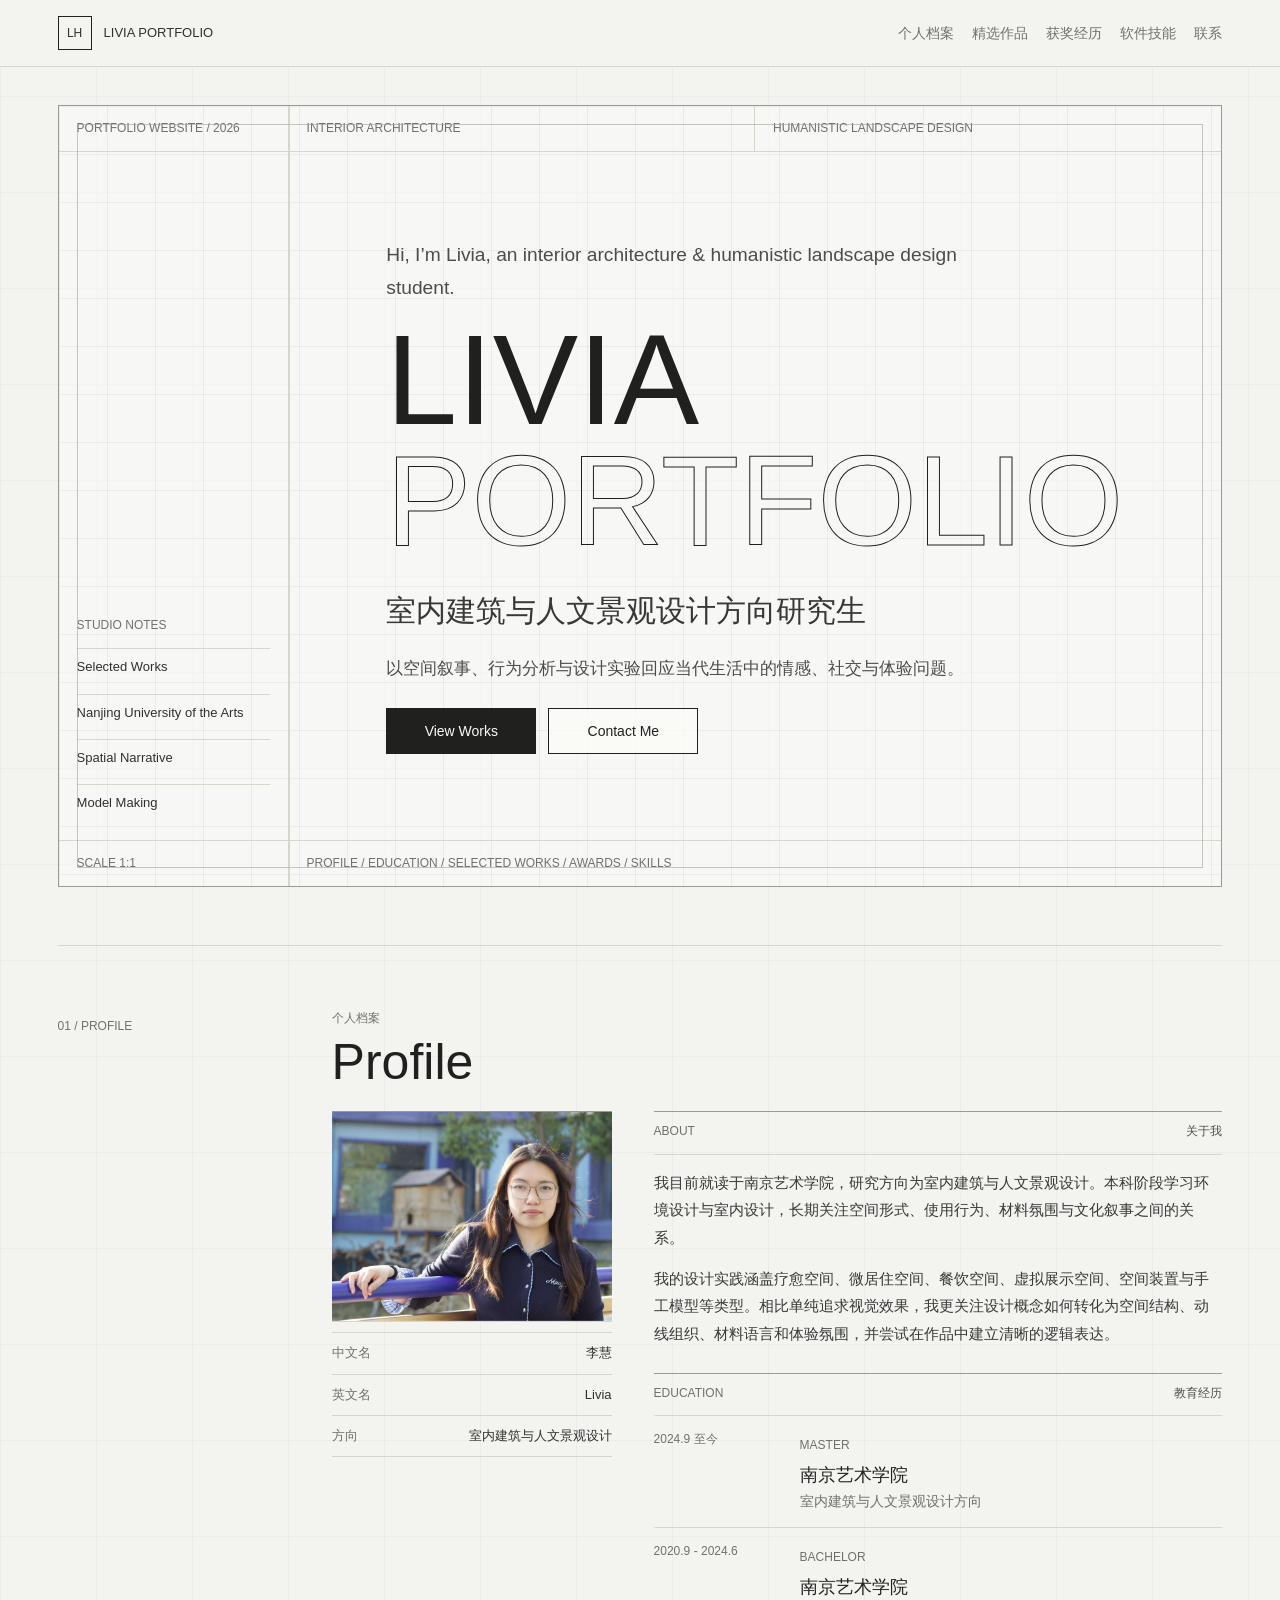
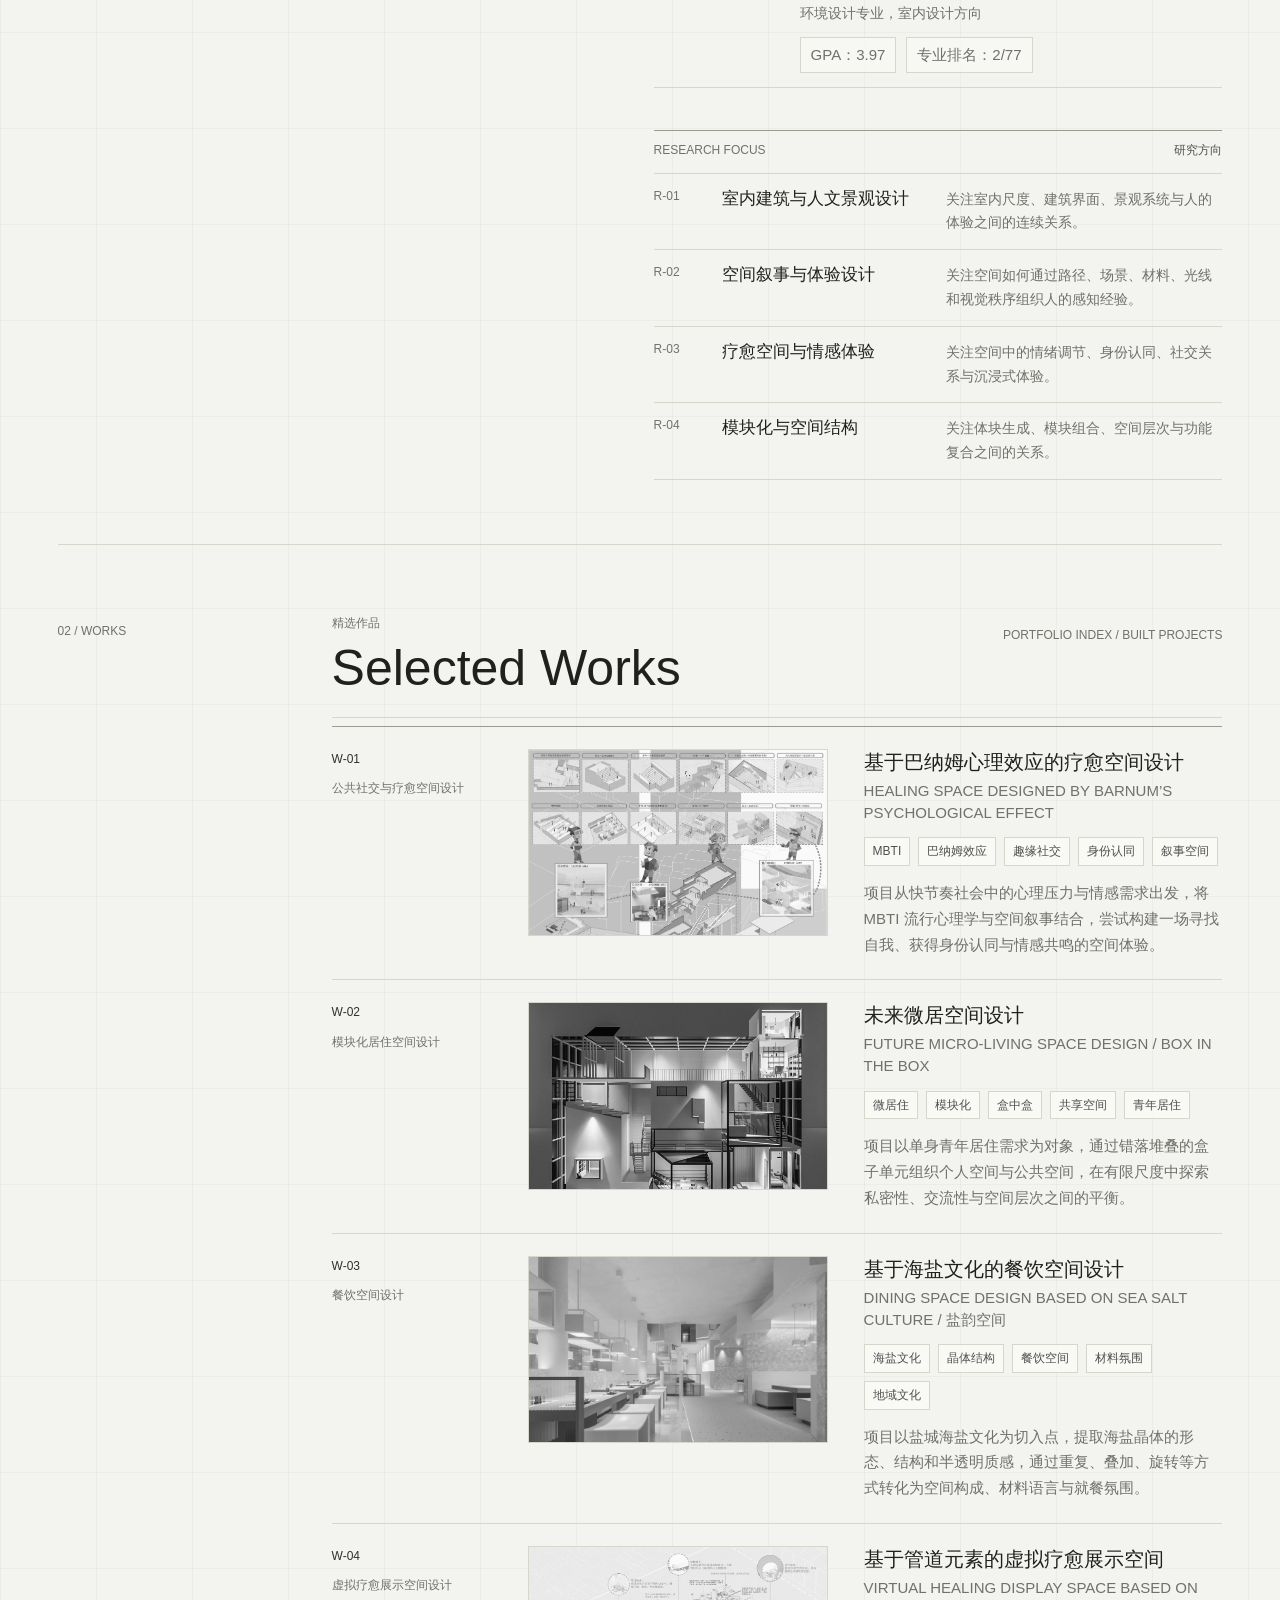
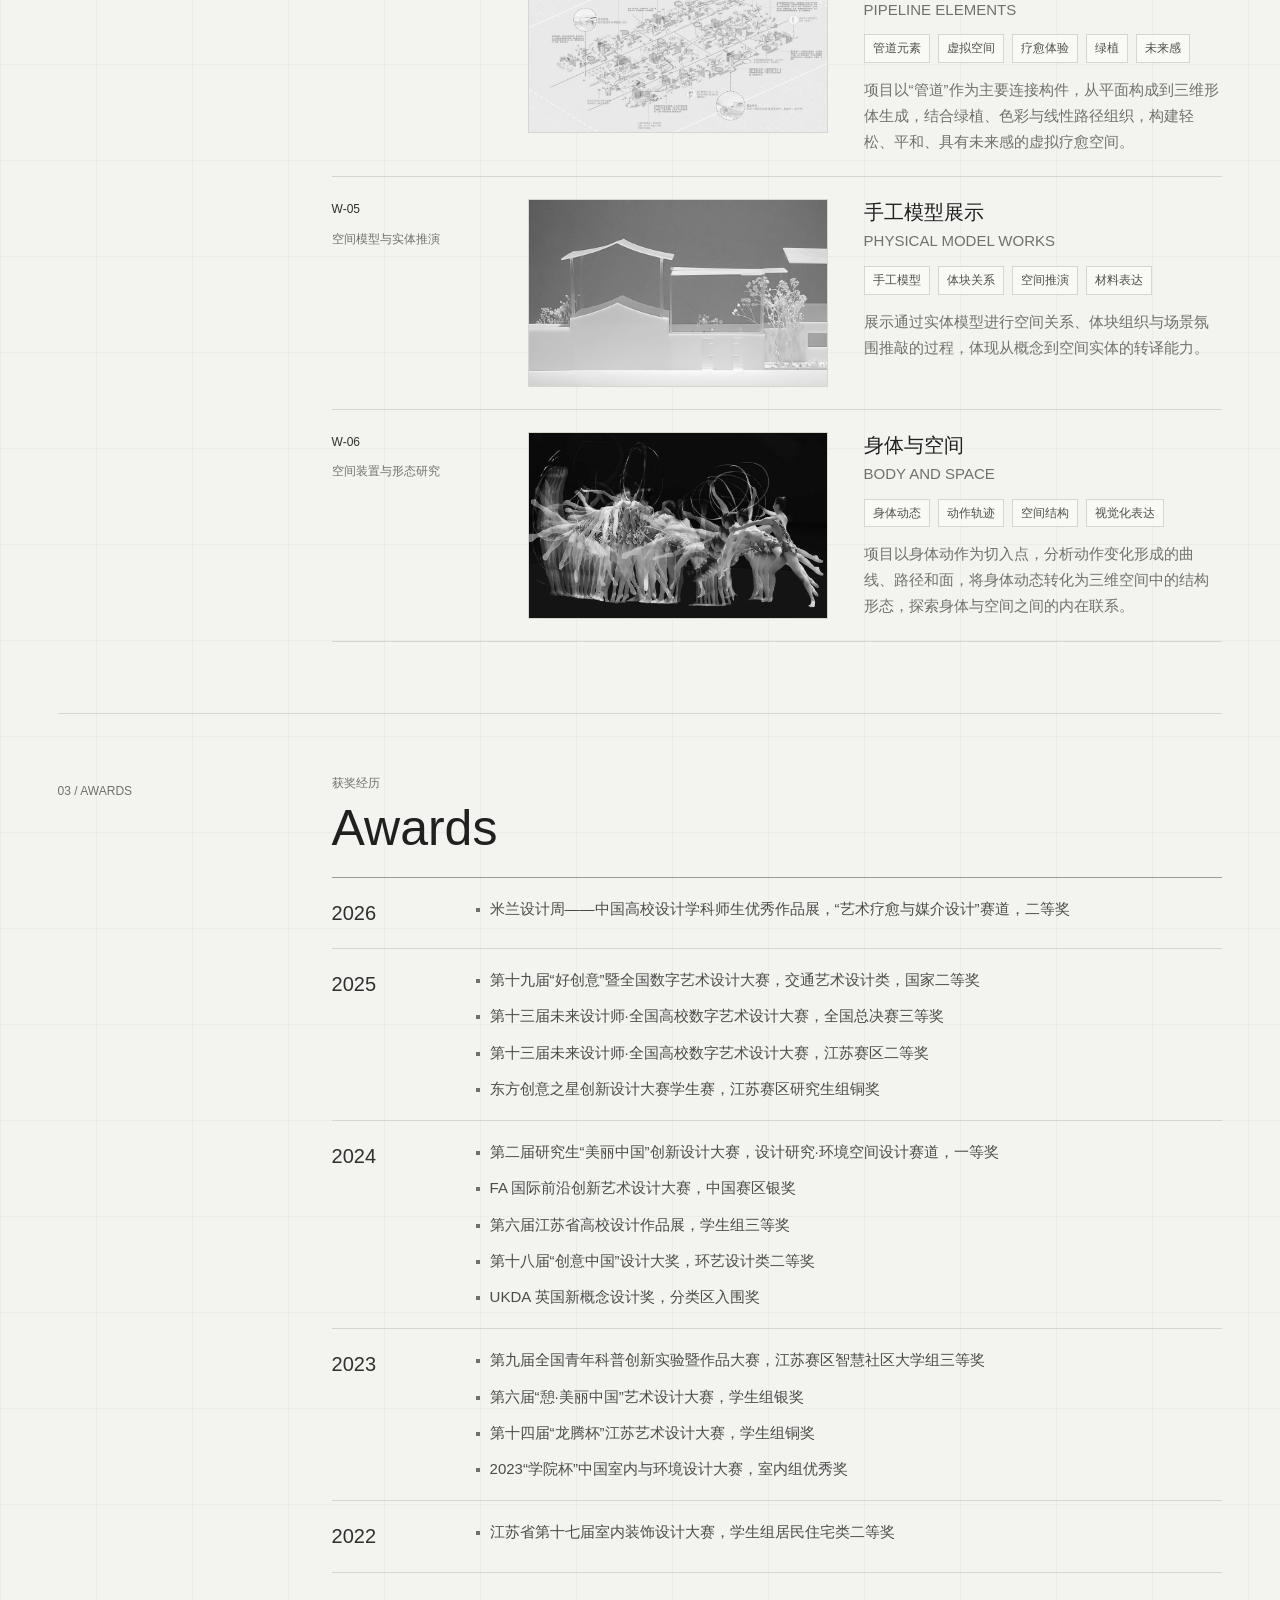
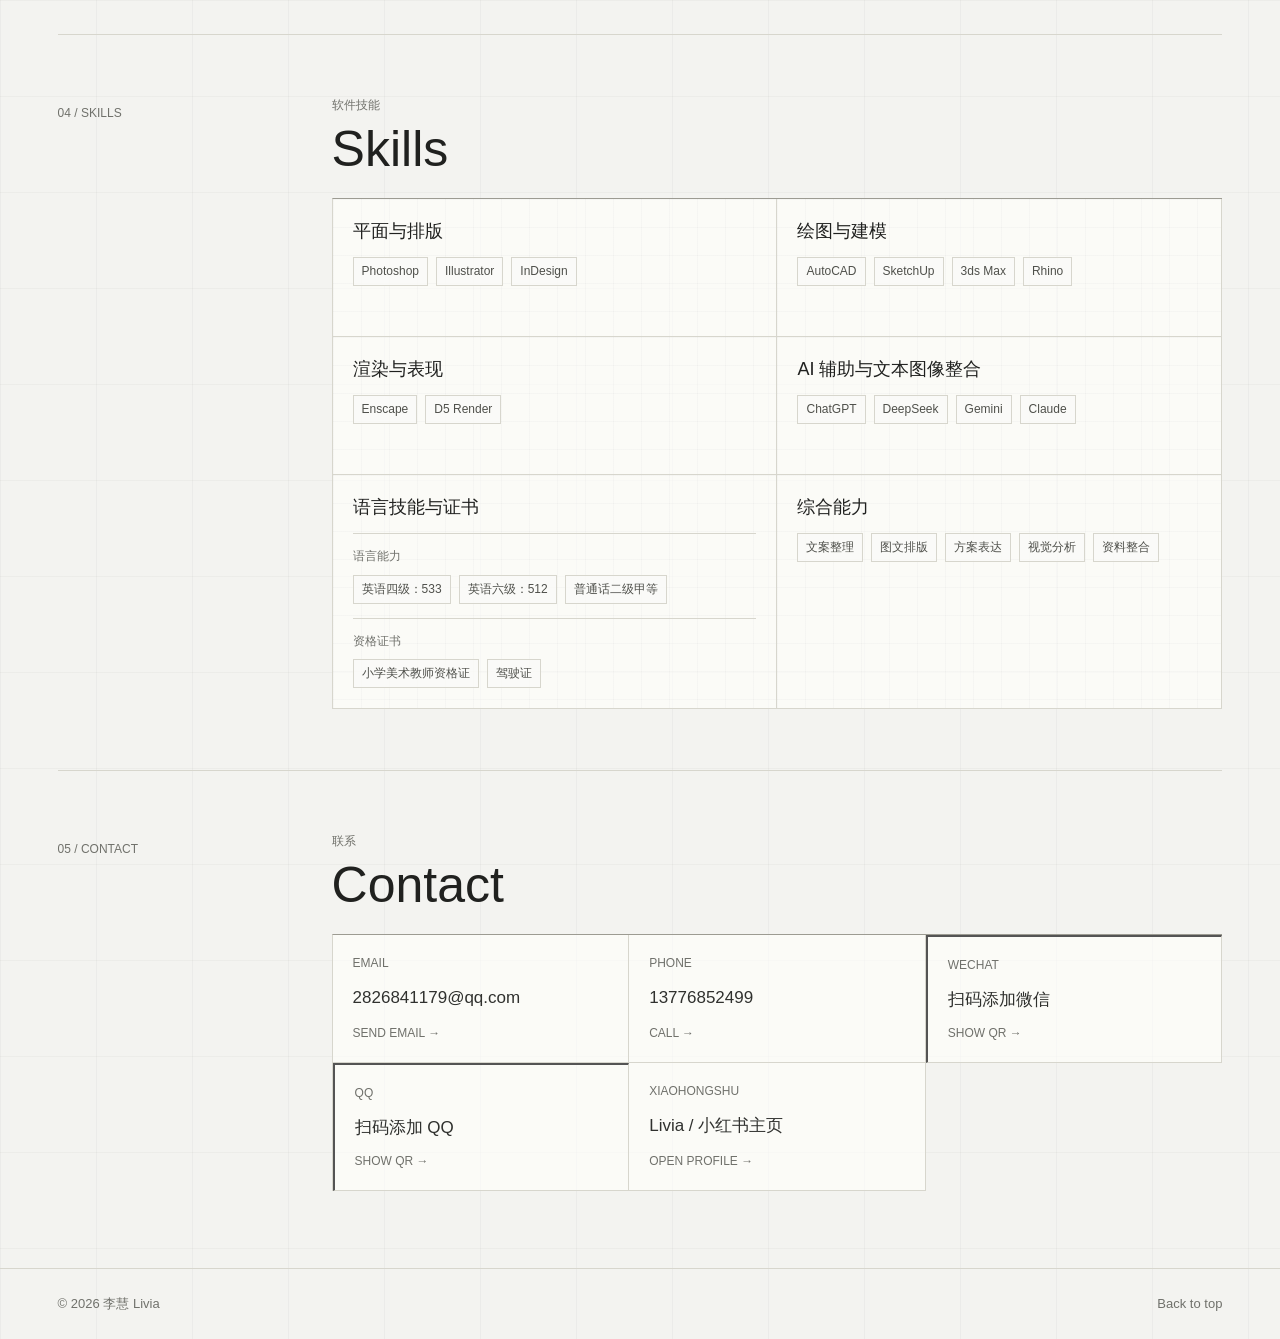
<file: index.html>
﻿<!DOCTYPE html>
<html lang="zh-CN">
<head>
  <meta charset="UTF-8">
  <meta name="viewport" content="width=device-width, initial-scale=1.0">
  <title>李慧 / Livia Portfolio Website</title>
  <meta name="description" content="李慧 / Livia 的个人作品集网站，展示个人简介、教育经历、研究方向、精选作品、获奖经历、软件技能与联系方式。">
  <link rel="icon" href="favicon.svg" type="image/svg+xml">
  <link rel="stylesheet" href="style.css">
</head>
<body>
  <!-- 顶部导航：保留克制的作品集导航，手机端折叠显示 -->
  <header class="site-header">
    <a class="brand" href="#home" aria-label="返回首页">
      <span class="brand-mark">LH</span>
      <span>Livia Portfolio</span>
    </a>

    <button class="nav-toggle" type="button" aria-expanded="false" aria-controls="site-nav" aria-label="打开导航">
      <span></span>
      <span></span>
      <span></span>
    </button>

    <nav class="site-nav" id="site-nav">
      <a href="#profile">个人档案</a>
      <a href="#works">精选作品</a>
      <a href="#awards">获奖经历</a>
      <a href="#skills">软件技能</a>
      <a href="#contact">联系</a>
    </nav>
  </header>

  <main>
    <!-- 首页 Hero：以超大文字排版和图纸式标注作为作品集首页主视觉 -->
    <section class="hero" id="home">
      <div class="hero-drawing hero-impact">
        <div class="hero-meta hero-edge-tags">
          <span>Portfolio Website / 2026</span>
          <span>Interior Architecture</span>
          <span>Humanistic Landscape Design</span>
        </div>

        <div class="hero-title-block">
          <p class="hero-intro">Hi, I’m Livia, an interior architecture &amp; humanistic landscape design student.</p>

          <h1 class="hero-display">
            <span>LIVIA</span>
            <span>PORTFOLIO</span>
          </h1>

          <div class="hero-copy">
            <p class="hero-subtitle">室内建筑与人文景观设计方向研究生</p>
            <p class="hero-statement">以空间叙事、行为分析与设计实验回应当代生活中的情感、社交与体验问题。</p>
          </div>

          <div class="hero-actions">
            <a class="hero-button hero-button-primary" href="#works">View Works</a>
            <a class="hero-button hero-button-secondary" href="#contact">Contact Me</a>
          </div>
        </div>

        <div class="hero-plate hero-annotations">
          <span class="plate-label">Studio Notes</span>
          <div class="hero-tags" aria-label="首页信息标签">
            <span>Selected Works</span>
            <span>Nanjing University of the Arts</span>
            <span>Spatial Narrative</span>
            <span>Model Making</span>
          </div>
        </div>

        <div class="hero-note">
          <span>Scale 1:1</span>
          <span>Profile / Education / Selected Works / Awards / Skills</span>
        </div>
      </div>
    </section>

    <section class="content-section section-grid profile-section" id="profile">
      <div class="section-label">01 / Profile</div>
      <div class="section-content">
        <p class="eyebrow">个人档案</p>
        <h2>Profile</h2>

        <!-- Profile：合并关于我、教育经历与研究方向，减少首页开头信息的分散感 -->
        <div class="profile-layout">
          <aside class="profile-panel">
            <figure class="profile-image">
              <img src="assets/images/profile.jpg" alt="李慧 Livia 个人照片">
            </figure>
            <dl class="profile-info">
              <div>
                <dt>中文名</dt>
                <dd>李慧</dd>
              </div>
              <div>
                <dt>英文名</dt>
                <dd>Livia</dd>
              </div>
              <div>
                <dt>方向</dt>
                <dd>室内建筑与人文景观设计</dd>
              </div>
            </dl>
          </aside>

          <div class="profile-main">
            <section class="profile-block">
              <div class="profile-block-heading">
                <span>About</span>
                <span>关于我</span>
              </div>
              <div class="text-block profile-about-text">
                <p>
                  我目前就读于南京艺术学院，研究方向为室内建筑与人文景观设计。本科阶段学习环境设计与室内设计，长期关注空间形式、使用行为、材料氛围与文化叙事之间的关系。
                </p>
                <p>
                  我的设计实践涵盖疗愈空间、微居住空间、餐饮空间、虚拟展示空间、空间装置与手工模型等类型。相比单纯追求视觉效果，我更关注设计概念如何转化为空间结构、动线组织、材料语言和体验氛围，并尝试在作品中建立清晰的逻辑表达。
                </p>
              </div>
            </section>

            <section class="profile-block">
              <div class="profile-block-heading">
                <span>Education</span>
                <span>教育经历</span>
              </div>
              <div class="education-compact">
                <article class="education-item">
                  <div class="education-time">2024.9 至今</div>
                  <div class="education-body">
                    <span class="card-number">Master</span>
                    <h3>南京艺术学院</h3>
                    <p>室内建筑与人文景观设计方向</p>
                  </div>
                </article>

                <article class="education-item">
                  <div class="education-time">2020.9 - 2024.6</div>
                  <div class="education-body">
                    <span class="card-number">Bachelor</span>
                    <h3>南京艺术学院</h3>
                    <p>环境设计专业，室内设计方向</p>
                    <div class="meta-list">
                      <span>GPA：3.97</span>
                      <span>专业排名：2/77</span>
                    </div>
                  </div>
                </article>
              </div>
            </section>
          </div>

          <section class="profile-block profile-research">
            <div class="profile-block-heading">
              <span>Research Focus</span>
              <span>研究方向</span>
            </div>
            <div class="research-list">
              <article class="research-mini-card">
                <span class="card-number">R-01</span>
                <h3>室内建筑与人文景观设计</h3>
                <p>关注室内尺度、建筑界面、景观系统与人的体验之间的连续关系。</p>
              </article>

              <article class="research-mini-card">
                <span class="card-number">R-02</span>
                <h3>空间叙事与体验设计</h3>
                <p>关注空间如何通过路径、场景、材料、光线和视觉秩序组织人的感知经验。</p>
              </article>

              <article class="research-mini-card">
                <span class="card-number">R-03</span>
                <h3>疗愈空间与情感体验</h3>
                <p>关注空间中的情绪调节、身份认同、社交关系与沉浸式体验。</p>
              </article>

              <article class="research-mini-card">
                <span class="card-number">R-04</span>
                <h3>模块化与空间结构</h3>
                <p>关注体块生成、模块组合、空间层次与功能复合之间的关系。</p>
              </article>
            </div>
          </section>
        </div>
      </div>
    </section>

    <section class="content-section section-grid works-section" id="works">
      <div class="section-label">02 / Works</div>
      <div class="section-content">
        <div class="section-heading-row">
          <div>
            <p class="eyebrow">精选作品</p>
            <h2>Selected Works</h2>
          </div>
          <p class="section-note">Portfolio Index / Built Projects</p>
        </div>

        <!-- 竖向作品目录：更接近建筑作品集的项目索引阅读方式 -->
        <div class="work-directory">
          <a class="work-card" href="projects/work-01.html">
            <div class="work-index">
              <span>W-01</span>
              <span>公共社交与疗愈空间设计</span>
            </div>
            <figure class="work-image-frame">
              <img class="work-preview-image managed-image" src="assets/images/work-01-cover.jpg" alt="基于巴纳姆心理效应的疗愈空间设计">
              <span>IMAGE PENDING</span>
            </figure>
            <div class="work-text">
              <h3>基于巴纳姆心理效应的疗愈空间设计</h3>
              <p class="work-title-en">Healing Space Designed by Barnum’s Psychological Effect</p>
              <div class="tag-list">
                <span>MBTI</span>
                <span>巴纳姆效应</span>
                <span>趣缘社交</span>
                <span>身份认同</span>
                <span>叙事空间</span>
              </div>
              <p>项目从快节奏社会中的心理压力与情感需求出发，将 MBTI 流行心理学与空间叙事结合，尝试构建一场寻找自我、获得身份认同与情感共鸣的空间体验。</p>
            </div>
          </a>

          <a class="work-card" href="projects/work-02.html">
            <div class="work-index">
              <span>W-02</span>
              <span>模块化居住空间设计</span>
            </div>
            <figure class="work-image-frame">
              <img class="work-preview-image managed-image" src="assets/images/work-02-cover.jpg" alt="未来微居空间设计">
              <span>IMAGE PENDING</span>
            </figure>
            <div class="work-text">
              <h3>未来微居空间设计</h3>
              <p class="work-title-en">Future Micro-Living Space Design / BOX IN THE BOX</p>
              <div class="tag-list">
                <span>微居住</span>
                <span>模块化</span>
                <span>盒中盒</span>
                <span>共享空间</span>
                <span>青年居住</span>
              </div>
              <p>项目以单身青年居住需求为对象，通过错落堆叠的盒子单元组织个人空间与公共空间，在有限尺度中探索私密性、交流性与空间层次之间的平衡。</p>
            </div>
          </a>

          <a class="work-card" href="projects/work-03.html">
            <div class="work-index">
              <span>W-03</span>
              <span>餐饮空间设计</span>
            </div>
            <figure class="work-image-frame">
              <img class="work-preview-image managed-image" src="assets/images/work-03-cover.jpg" alt="基于海盐文化的餐饮空间设计">
              <span>IMAGE PENDING</span>
            </figure>
            <div class="work-text">
              <h3>基于海盐文化的餐饮空间设计</h3>
              <p class="work-title-en">Dining Space Design Based on Sea Salt Culture / 盐韵空间</p>
              <div class="tag-list">
                <span>海盐文化</span>
                <span>晶体结构</span>
                <span>餐饮空间</span>
                <span>材料氛围</span>
                <span>地域文化</span>
              </div>
              <p>项目以盐城海盐文化为切入点，提取海盐晶体的形态、结构和半透明质感，通过重复、叠加、旋转等方式转化为空间构成、材料语言与就餐氛围。</p>
            </div>
          </a>

          <a class="work-card" href="projects/work-04.html">
            <div class="work-index">
              <span>W-04</span>
              <span>虚拟疗愈展示空间设计</span>
            </div>
            <figure class="work-image-frame">
              <img class="work-preview-image managed-image" src="assets/images/work-04-cover.jpg" alt="基于管道元素的虚拟疗愈展示空间">
              <span>IMAGE PENDING</span>
            </figure>
            <div class="work-text">
              <h3>基于管道元素的虚拟疗愈展示空间</h3>
              <p class="work-title-en">Virtual Healing Display Space Based on Pipeline Elements</p>
              <div class="tag-list">
                <span>管道元素</span>
                <span>虚拟空间</span>
                <span>疗愈体验</span>
                <span>绿植</span>
                <span>未来感</span>
              </div>
              <p>项目以“管道”作为主要连接构件，从平面构成到三维形体生成，结合绿植、色彩与线性路径组织，构建轻松、平和、具有未来感的虚拟疗愈空间。</p>
            </div>
          </a>

          <a class="work-card" href="projects/work-05.html">
            <div class="work-index">
              <span>W-05</span>
              <span>空间模型与实体推演</span>
            </div>
            <figure class="work-image-frame">
              <img class="work-preview-image managed-image" src="assets/images/work-05-cover.jpg" alt="手工模型展示">
              <span>IMAGE PENDING</span>
            </figure>
            <div class="work-text">
              <h3>手工模型展示</h3>
              <p class="work-title-en">Physical Model Works</p>
              <div class="tag-list">
                <span>手工模型</span>
                <span>体块关系</span>
                <span>空间推演</span>
                <span>材料表达</span>
              </div>
              <p>展示通过实体模型进行空间关系、体块组织与场景氛围推敲的过程，体现从概念到空间实体的转译能力。</p>
            </div>
          </a>

          <a class="work-card" href="projects/work-06.html">
            <div class="work-index">
              <span>W-06</span>
              <span>空间装置与形态研究</span>
            </div>
            <figure class="work-image-frame">
              <img class="work-preview-image managed-image" src="assets/images/work-06-cover.jpg" alt="身体与空间">
              <span>IMAGE PENDING</span>
            </figure>
            <div class="work-text">
              <h3>身体与空间</h3>
              <p class="work-title-en">Body and Space</p>
              <div class="tag-list">
                <span>身体动态</span>
                <span>动作轨迹</span>
                <span>空间结构</span>
                <span>视觉化表达</span>
              </div>
              <p>项目以身体动作为切入点，分析动作变化形成的曲线、路径和面，将身体动态转化为三维空间中的结构形态，探索身体与空间之间的内在联系。</p>
            </div>
          </a>
        </div>
      </div>
    </section>

    <section class="content-section section-grid compact-section awards-section" id="awards">
      <div class="section-label">03 / Awards</div>
      <div class="section-content">
        <p class="eyebrow">获奖经历</p>
        <h2>Awards</h2>

        <!-- 获奖经历：按年份倒序排列，左侧年份，右侧奖项 -->
        <div class="awards-timeline">
          <article class="award-year">
            <h3>2026</h3>
            <ul>
              <li>米兰设计周——中国高校设计学科师生优秀作品展，“艺术疗愈与媒介设计”赛道，二等奖</li>
            </ul>
          </article>

          <article class="award-year">
            <h3>2025</h3>
            <ul>
              <li>第十九届“好创意”暨全国数字艺术设计大赛，交通艺术设计类，国家二等奖</li>
              <li>第十三届未来设计师·全国高校数字艺术设计大赛，全国总决赛三等奖</li>
              <li>第十三届未来设计师·全国高校数字艺术设计大赛，江苏赛区二等奖</li>
              <li>东方创意之星创新设计大赛学生赛，江苏赛区研究生组铜奖</li>
            </ul>
          </article>

          <article class="award-year">
            <h3>2024</h3>
            <ul>
              <li>第二届研究生“美丽中国”创新设计大赛，设计研究·环境空间设计赛道，一等奖</li>
              <li>FA 国际前沿创新艺术设计大赛，中国赛区银奖</li>
              <li>第六届江苏省高校设计作品展，学生组三等奖</li>
              <li>第十八届“创意中国”设计大奖，环艺设计类二等奖</li>
              <li>UKDA 英国新概念设计奖，分类区入围奖</li>
            </ul>
          </article>

          <article class="award-year">
            <h3>2023</h3>
            <ul>
              <li>第九届全国青年科普创新实验暨作品大赛，江苏赛区智慧社区大学组三等奖</li>
              <li>第六届“憩·美丽中国”艺术设计大赛，学生组银奖</li>
              <li>第十四届“龙腾杯”江苏艺术设计大赛，学生组铜奖</li>
              <li>2023“学院杯”中国室内与环境设计大赛，室内组优秀奖</li>
            </ul>
          </article>

          <article class="award-year">
            <h3>2022</h3>
            <ul>
              <li>江苏省第十七届室内装饰设计大赛，学生组居民住宅类二等奖</li>
            </ul>
          </article>
        </div>
      </div>
    </section>

    <section class="content-section section-grid compact-section skills-section" id="skills">
      <div class="section-label">04 / Skills</div>
      <div class="section-content">
        <p class="eyebrow">软件技能</p>
        <h2>Skills</h2>

        <!-- 技能分组表达，避免堆成一排标签 -->
        <div class="skills-grid">
          <article class="skill-group">
            <h3>平面与排版</h3>
            <div class="skill-tags">
              <span>Photoshop</span>
              <span>Illustrator</span>
              <span>InDesign</span>
            </div>
          </article>

          <article class="skill-group">
            <h3>绘图与建模</h3>
            <div class="skill-tags">
              <span>AutoCAD</span>
              <span>SketchUp</span>
              <span>3ds Max</span>
              <span>Rhino</span>
            </div>
          </article>

          <article class="skill-group">
            <h3>渲染与表现</h3>
            <div class="skill-tags">
              <span>Enscape</span>
              <span>D5 Render</span>
            </div>
          </article>

          <article class="skill-group">
            <h3>AI 辅助与文本图像整合</h3>
            <div class="skill-tags">
              <span>ChatGPT</span>
              <span>DeepSeek</span>
              <span>Gemini</span>
              <span>Claude</span>
            </div>
          </article>

          <article class="skill-group">
            <h3>语言技能与证书</h3>
            <div class="skill-subgroup">
              <h4>语言能力</h4>
              <div class="skill-tags">
                <span>英语四级：533</span>
                <span>英语六级：512</span>
                <span>普通话二级甲等</span>
              </div>
            </div>
            <div class="skill-subgroup">
              <h4>资格证书</h4>
              <div class="skill-tags">
                <span>小学美术教师资格证</span>
                <span>驾驶证</span>
              </div>
            </div>
          </article>

          <article class="skill-group">
            <h3>综合能力</h3>
            <div class="skill-tags">
              <span>文案整理</span>
              <span>图文排版</span>
              <span>方案表达</span>
              <span>视觉分析</span>
              <span>资料整合</span>
            </div>
          </article>
        </div>
      </div>
    </section>

    <section class="content-section section-grid contact-section" id="contact">
      <div class="section-label">05 / Contact</div>
      <div class="section-content">
        <p class="eyebrow">联系</p>
        <h2>Contact</h2>
        <div class="contact-grid">
          <a class="contact-card" href="mailto:2826841179@qq.com">
            <span>Email</span>
            <strong>2826841179@qq.com</strong>
            <em>Send Email →</em>
          </a>
          <a class="contact-card" href="tel:13776852499">
            <span>Phone</span>
            <strong>13776852499</strong>
            <em>Call →</em>
          </a>
          <button class="contact-card" type="button" data-qr-open="wechat">
            <span>WeChat</span>
            <strong>扫码添加微信</strong>
            <em>Show QR →</em>
          </button>
          <button class="contact-card" type="button" data-qr-open="qq">
            <span>QQ</span>
            <strong>扫码添加 QQ</strong>
            <em>Show QR →</em>
          </button>
          <a class="contact-card" href="https://www.xiaohongshu.com/user/profile/599ee4b650c4b4029b82e7ce" target="_blank" rel="noopener noreferrer">
            <span>Xiaohongshu</span>
            <strong>Livia / 小红书主页</strong>
            <em>Open Profile →</em>
          </a>
        </div>
      </div>
    </section>

    <div class="qr-modal" id="qr-modal" aria-hidden="true">
      <div class="qr-modal-backdrop" data-qr-close></div>
      <div class="qr-modal-panel" role="dialog" aria-modal="true" aria-labelledby="qr-modal-title">
        <button class="qr-modal-close" type="button" aria-label="关闭二维码弹窗" data-qr-close>×</button>
        <p class="eyebrow" id="qr-modal-title">WeChat</p>
        <h2>Scan to connect</h2>
        <figure class="qr-frame" data-qr-frame>
          <img class="managed-image" src="assets/images/wechat-qr.jpg" alt="WeChat 二维码" data-qr-image>
          <span>IMAGE PENDING</span>
        </figure>
      </div>
    </div>
  </main>

  <footer class="site-footer">
    <span>© 2026 李慧 Livia</span>
    <a href="#home">Back to top</a>
  </footer>

  <script src="script.js"></script>
</body>
</html>
</file>
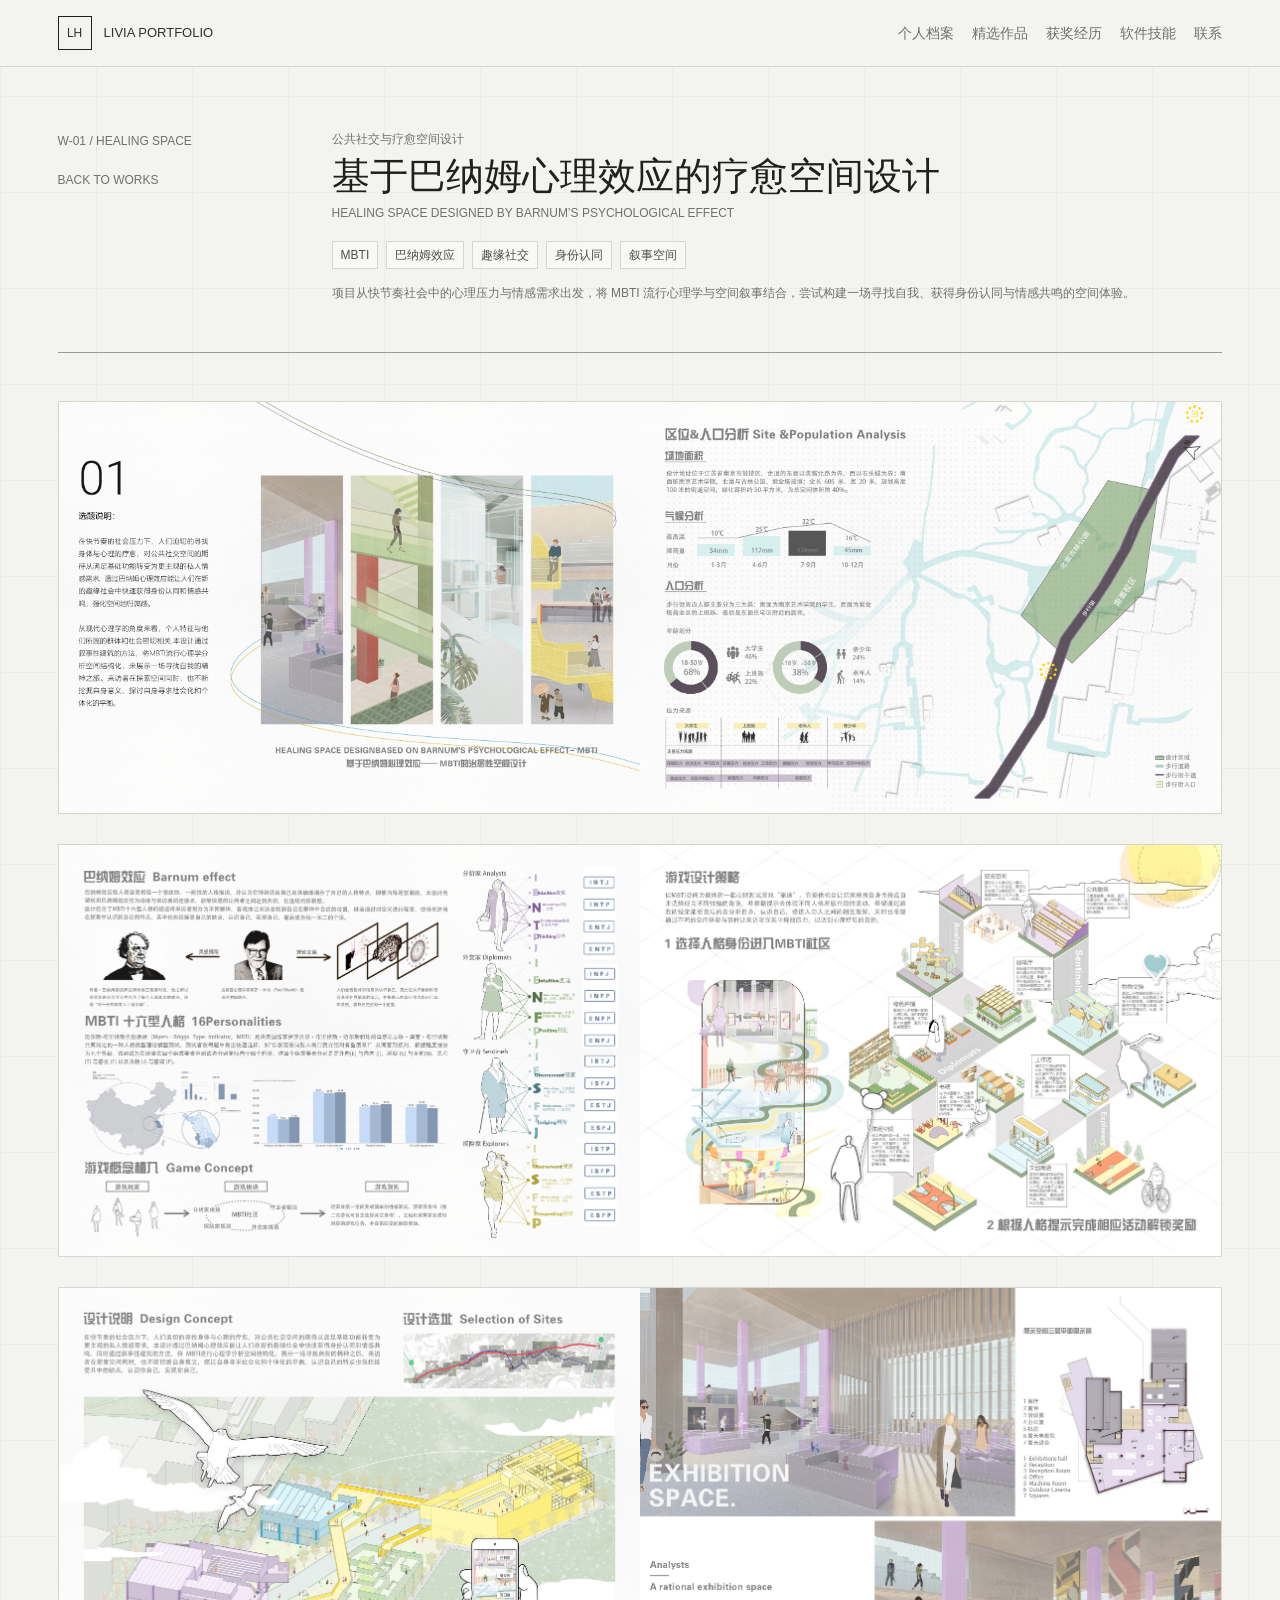
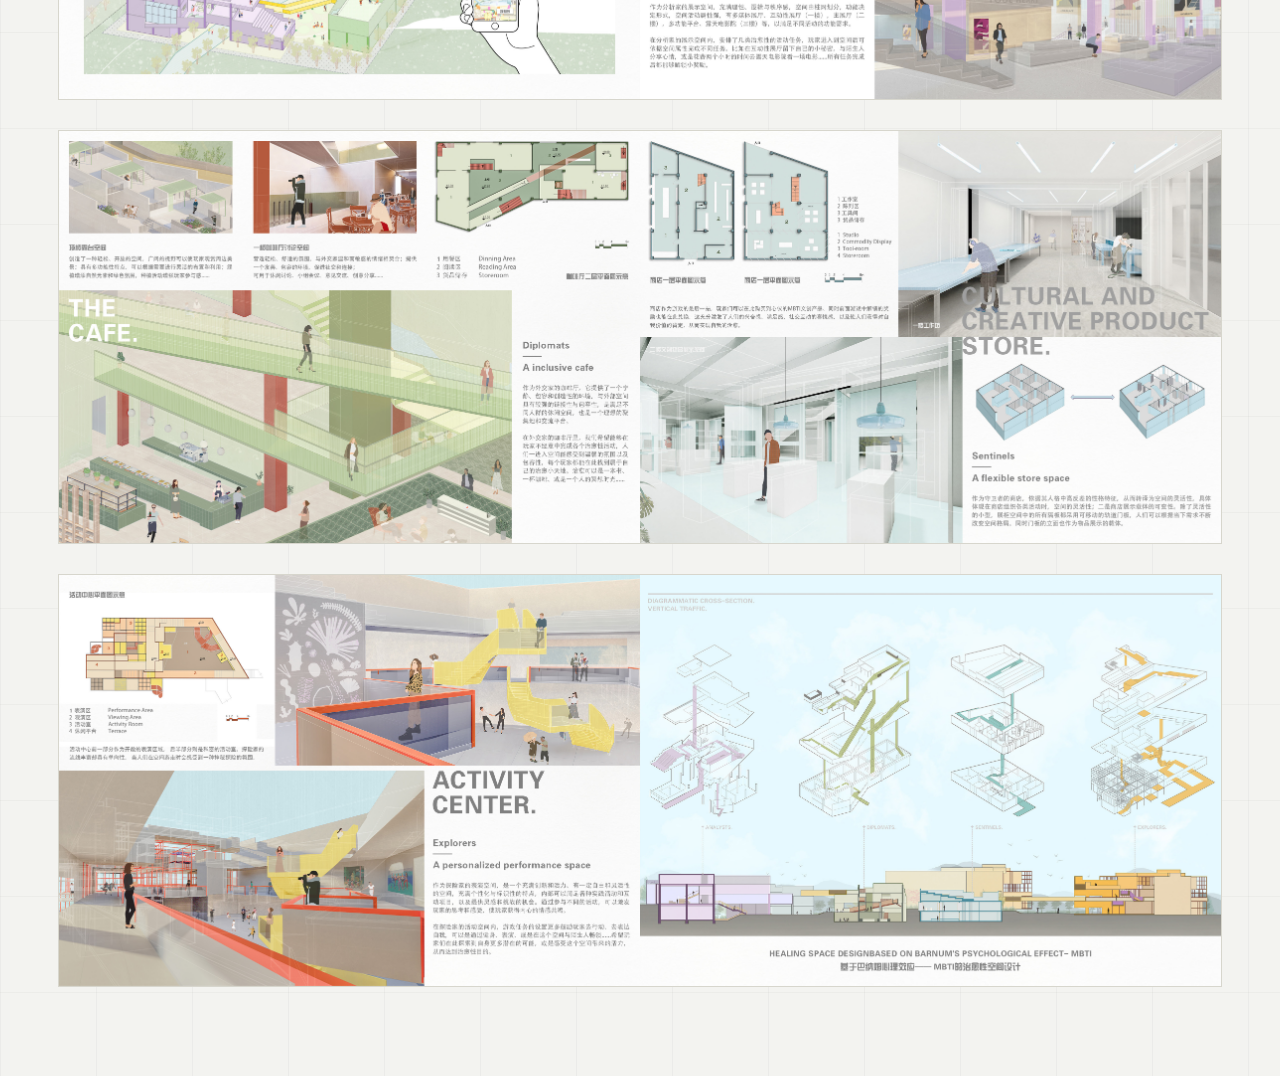
<file: projects/work-01.html>
<!DOCTYPE html>
<html lang="zh-CN">
<head>
  <meta charset="UTF-8">
  <meta name="viewport" content="width=device-width, initial-scale=1.0">
  <title>基于巴纳姆心理效应的疗愈空间设计 / Livia Portfolio</title>
  <link rel="icon" href="../favicon.svg" type="image/svg+xml">
  <link rel="stylesheet" href="../style.css">
</head>
<body>
  <header class="site-header">
    <a class="brand" href="../index.html#home" aria-label="返回首页">
      <span class="brand-mark">LH</span>
      <span>Livia Portfolio</span>
    </a>
    <button class="nav-toggle" type="button" aria-expanded="false" aria-controls="site-nav" aria-label="打开导航"><span></span><span></span><span></span></button>
    <nav class="site-nav" id="site-nav">
      <a href="../index.html#profile">个人档案</a>
      <a href="../index.html#works">精选作品</a>
      <a href="../index.html#awards">获奖经历</a>
      <a href="../index.html#skills">软件技能</a>
      <a href="../index.html#contact">联系</a>
    </nav>
  </header>

  <main class="project-page">
    <section class="project-hero">
      <div>
        <p class="project-kicker">W-01 / Healing Space</p>
        <a class="project-back" href="../index.html#works">Back to works</a>
      </div>
      <div class="project-title">
        <p class="eyebrow">公共社交与疗愈空间设计</p>
        <h1>基于巴纳姆心理效应的疗愈空间设计</h1>
        <p class="work-title-en">Healing Space Designed by Barnum’s Psychological Effect</p>
        <div class="tag-list"><span>MBTI</span><span>巴纳姆效应</span><span>趣缘社交</span><span>身份认同</span><span>叙事空间</span></div>
        <p class="project-meta">项目从快节奏社会中的心理压力与情感需求出发，将 MBTI 流行心理学与空间叙事结合，尝试构建一场寻找自我、获得身份认同与情感共鸣的空间体验。</p>
      </div>
    </section>

    <section class="detail-gallery" aria-label="项目详情图">
      <figure class="detail-image-frame"><img class="managed-image" src="../assets/images/work-01-01.jpg" alt="基于巴纳姆心理效应的疗愈空间设计详情图 01"><span>IMAGE PENDING</span></figure>
      <figure class="detail-image-frame"><img class="managed-image" src="../assets/images/work-01-02.jpg" alt="基于巴纳姆心理效应的疗愈空间设计详情图 02"><span>IMAGE PENDING</span></figure>
      <figure class="detail-image-frame"><img class="managed-image" src="../assets/images/work-01-03.jpg" alt="基于巴纳姆心理效应的疗愈空间设计详情图 03"><span>IMAGE PENDING</span></figure>
      <figure class="detail-image-frame"><img class="managed-image" src="../assets/images/work-01-04.jpg" alt="基于巴纳姆心理效应的疗愈空间设计详情图 04"><span>IMAGE PENDING</span></figure>
      <figure class="detail-image-frame"><img class="managed-image" src="../assets/images/work-01-05.jpg" alt="基于巴纳姆心理效应的疗愈空间设计详情图 05"><span>IMAGE PENDING</span></figure>
    </section>
  </main>

  <script src="../script.js"></script>
</body>
</html>
</file>
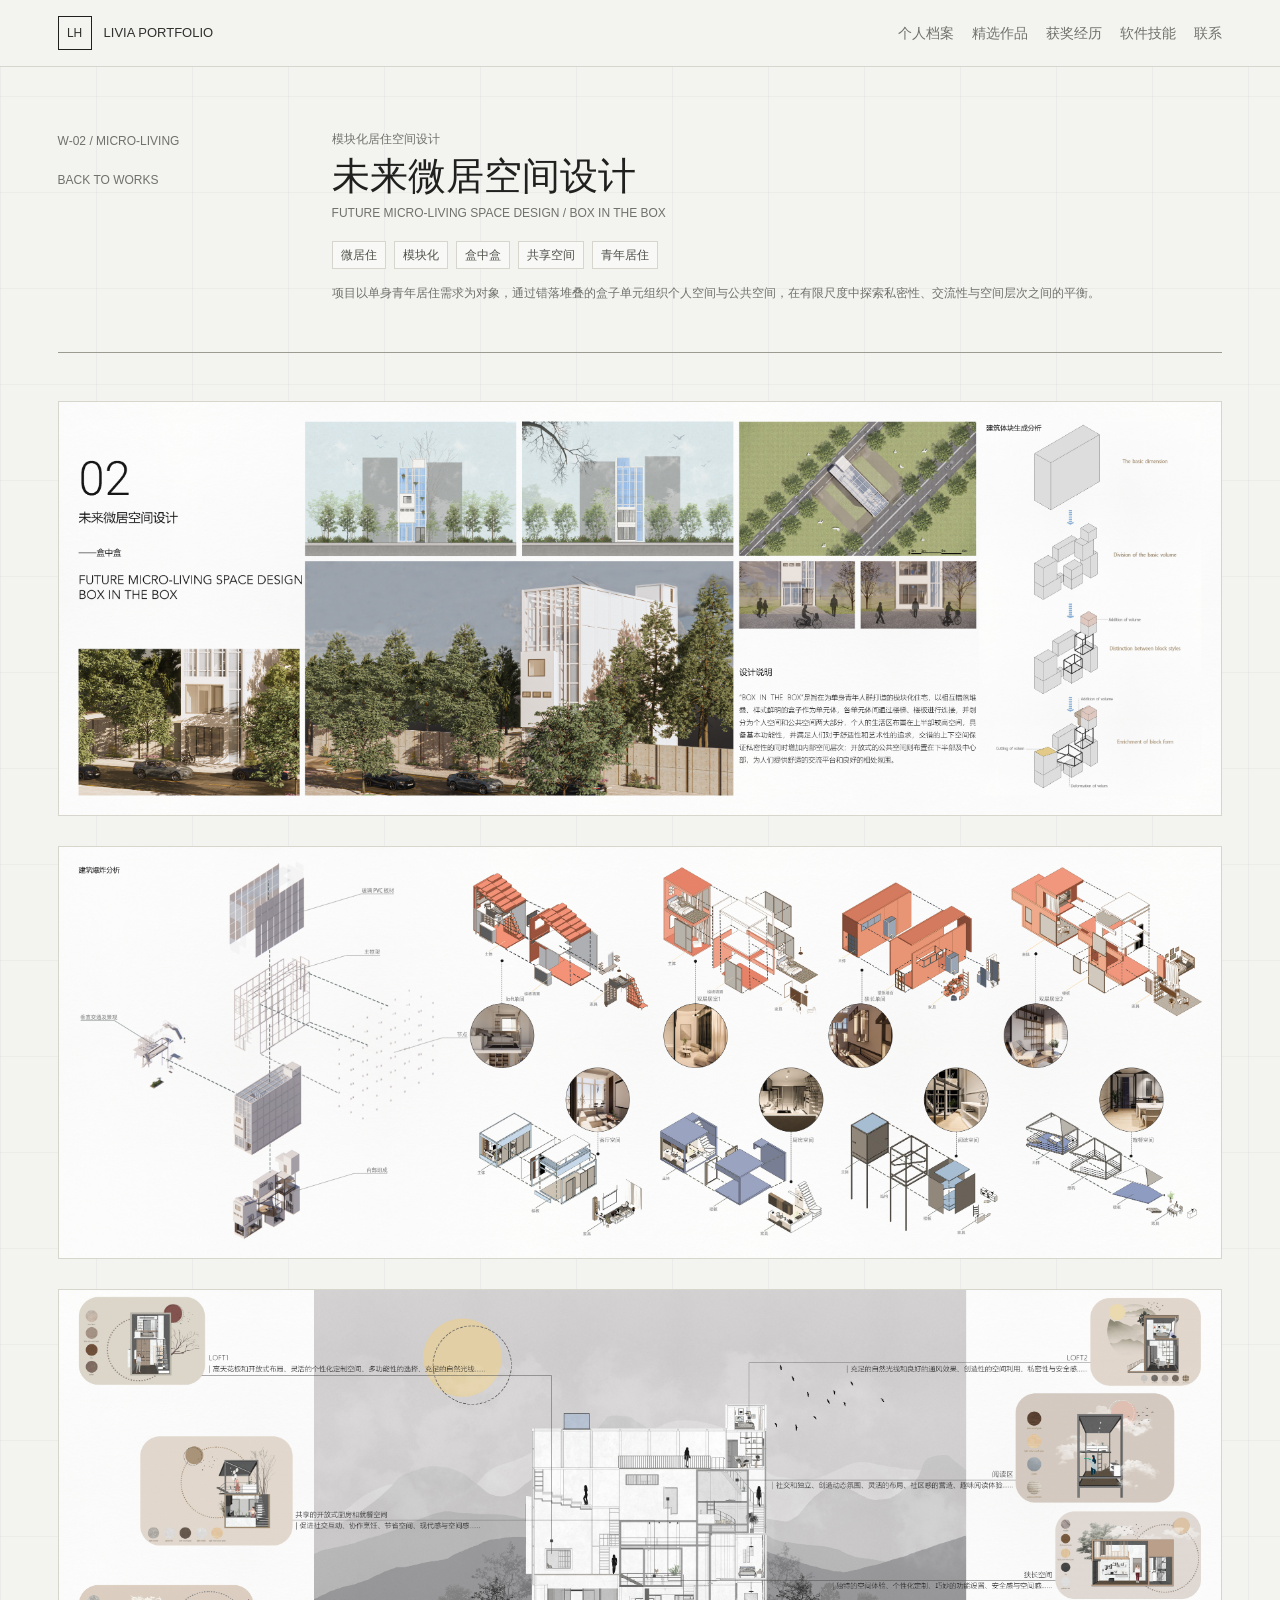
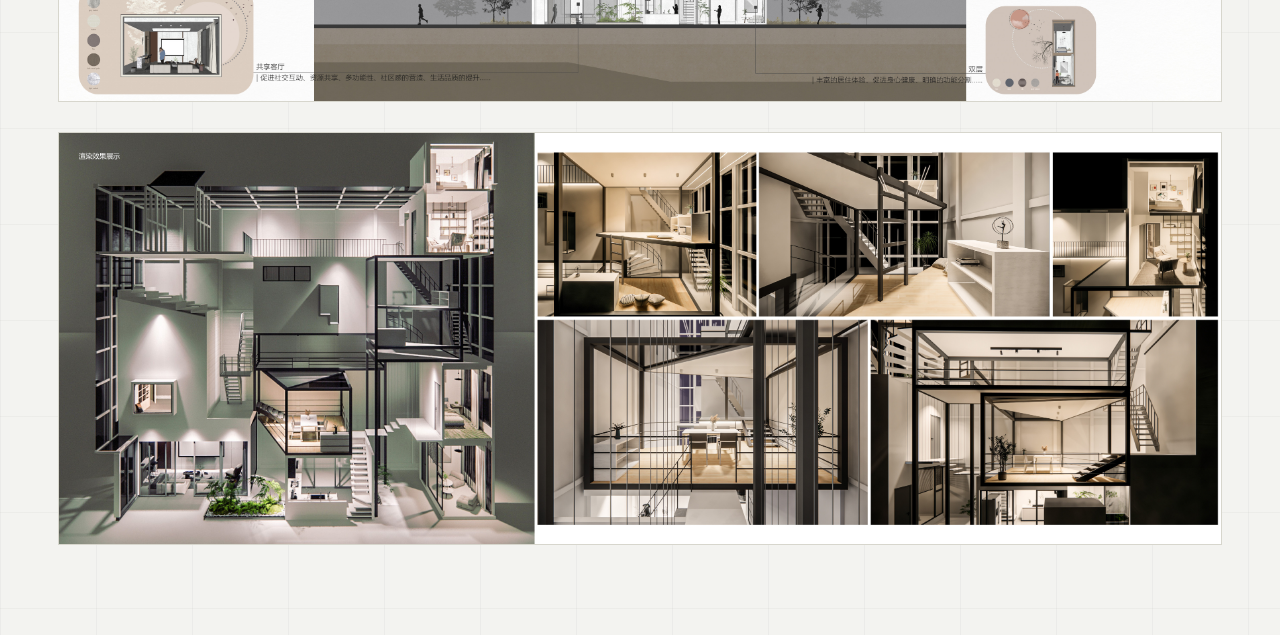
<file: projects/work-02.html>
<!DOCTYPE html>
<html lang="zh-CN">
<head>
  <meta charset="UTF-8">
  <meta name="viewport" content="width=device-width, initial-scale=1.0">
  <title>未来微居空间设计 / Livia Portfolio</title>
  <link rel="icon" href="../favicon.svg" type="image/svg+xml">
  <link rel="stylesheet" href="../style.css">
</head>
<body>
  <header class="site-header">
    <a class="brand" href="../index.html#home" aria-label="返回首页"><span class="brand-mark">LH</span><span>Livia Portfolio</span></a>
    <button class="nav-toggle" type="button" aria-expanded="false" aria-controls="site-nav" aria-label="打开导航"><span></span><span></span><span></span></button>
    <nav class="site-nav" id="site-nav">
      <a href="../index.html#profile">个人档案</a><a href="../index.html#works">精选作品</a><a href="../index.html#awards">获奖经历</a><a href="../index.html#skills">软件技能</a><a href="../index.html#contact">联系</a>
    </nav>
  </header>

  <main class="project-page">
    <section class="project-hero">
      <div><p class="project-kicker">W-02 / Micro-Living</p><a class="project-back" href="../index.html#works">Back to works</a></div>
      <div class="project-title">
        <p class="eyebrow">模块化居住空间设计</p>
        <h1>未来微居空间设计</h1>
        <p class="work-title-en">Future Micro-Living Space Design / BOX IN THE BOX</p>
        <div class="tag-list"><span>微居住</span><span>模块化</span><span>盒中盒</span><span>共享空间</span><span>青年居住</span></div>
        <p class="project-meta">项目以单身青年居住需求为对象，通过错落堆叠的盒子单元组织个人空间与公共空间，在有限尺度中探索私密性、交流性与空间层次之间的平衡。</p>
      </div>
    </section>

    <section class="detail-gallery" aria-label="项目详情图">
      <figure class="detail-image-frame"><img class="managed-image" src="../assets/images/work-02-01.jpg" alt="未来微居空间设计详情图 01"><span>IMAGE PENDING</span></figure>
      <figure class="detail-image-frame"><img class="managed-image" src="../assets/images/work-02-02.jpg" alt="未来微居空间设计详情图 02"><span>IMAGE PENDING</span></figure>
      <figure class="detail-image-frame"><img class="managed-image" src="../assets/images/work-02-03.jpg" alt="未来微居空间设计详情图 03"><span>IMAGE PENDING</span></figure>
      <figure class="detail-image-frame"><img class="managed-image" src="../assets/images/work-02-04.jpg" alt="未来微居空间设计详情图 04"><span>IMAGE PENDING</span></figure>
    </section>
  </main>

  <script src="../script.js"></script>
</body>
</html>
</file>
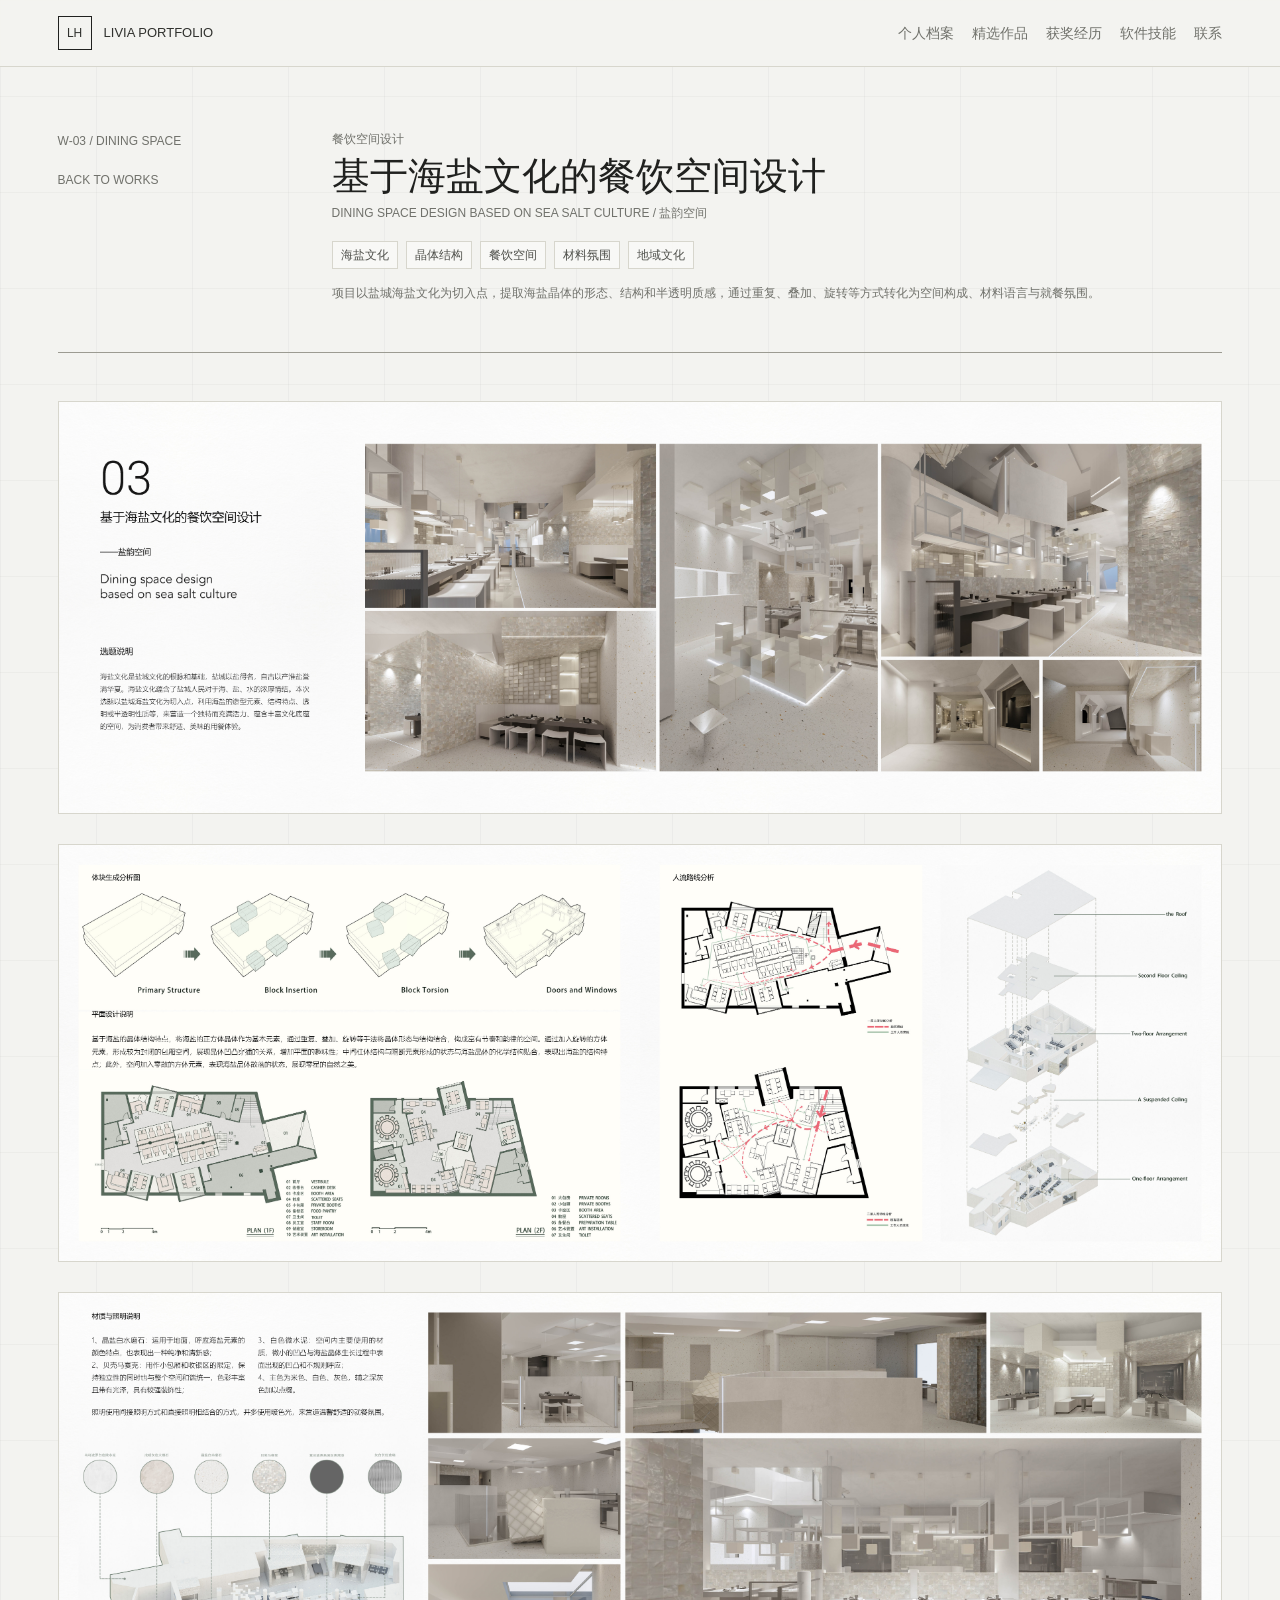
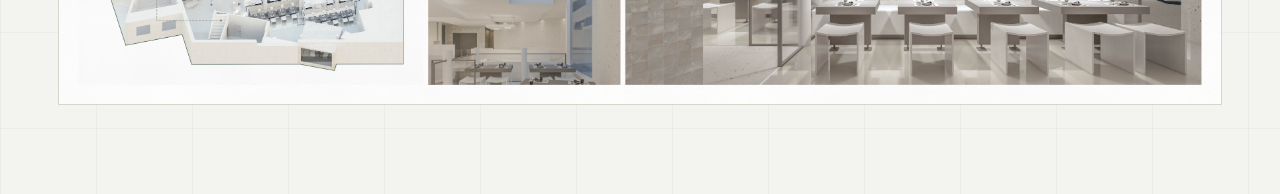
<file: projects/work-03.html>
<!DOCTYPE html>
<html lang="zh-CN">
<head>
  <meta charset="UTF-8">
  <meta name="viewport" content="width=device-width, initial-scale=1.0">
  <title>基于海盐文化的餐饮空间设计 / Livia Portfolio</title>
  <link rel="icon" href="../favicon.svg" type="image/svg+xml">
  <link rel="stylesheet" href="../style.css">
</head>
<body>
  <header class="site-header">
    <a class="brand" href="../index.html#home" aria-label="返回首页"><span class="brand-mark">LH</span><span>Livia Portfolio</span></a>
    <button class="nav-toggle" type="button" aria-expanded="false" aria-controls="site-nav" aria-label="打开导航"><span></span><span></span><span></span></button>
    <nav class="site-nav" id="site-nav">
      <a href="../index.html#profile">个人档案</a><a href="../index.html#works">精选作品</a><a href="../index.html#awards">获奖经历</a><a href="../index.html#skills">软件技能</a><a href="../index.html#contact">联系</a>
    </nav>
  </header>

  <main class="project-page">
    <section class="project-hero">
      <div><p class="project-kicker">W-03 / Dining Space</p><a class="project-back" href="../index.html#works">Back to works</a></div>
      <div class="project-title">
        <p class="eyebrow">餐饮空间设计</p>
        <h1>基于海盐文化的餐饮空间设计</h1>
        <p class="work-title-en">Dining Space Design Based on Sea Salt Culture / 盐韵空间</p>
        <div class="tag-list"><span>海盐文化</span><span>晶体结构</span><span>餐饮空间</span><span>材料氛围</span><span>地域文化</span></div>
        <p class="project-meta">项目以盐城海盐文化为切入点，提取海盐晶体的形态、结构和半透明质感，通过重复、叠加、旋转等方式转化为空间构成、材料语言与就餐氛围。</p>
      </div>
    </section>

    <section class="detail-gallery" aria-label="项目详情图">
      <figure class="detail-image-frame"><img class="managed-image" src="../assets/images/work-03-01.jpg" alt="基于海盐文化的餐饮空间设计详情图 01"><span>IMAGE PENDING</span></figure>
      <figure class="detail-image-frame"><img class="managed-image" src="../assets/images/work-03-02.jpg" alt="基于海盐文化的餐饮空间设计详情图 02"><span>IMAGE PENDING</span></figure>
      <figure class="detail-image-frame"><img class="managed-image" src="../assets/images/work-03-03.jpg" alt="基于海盐文化的餐饮空间设计详情图 03"><span>IMAGE PENDING</span></figure>
    </section>
  </main>

  <script src="../script.js"></script>
</body>
</html>
</file>
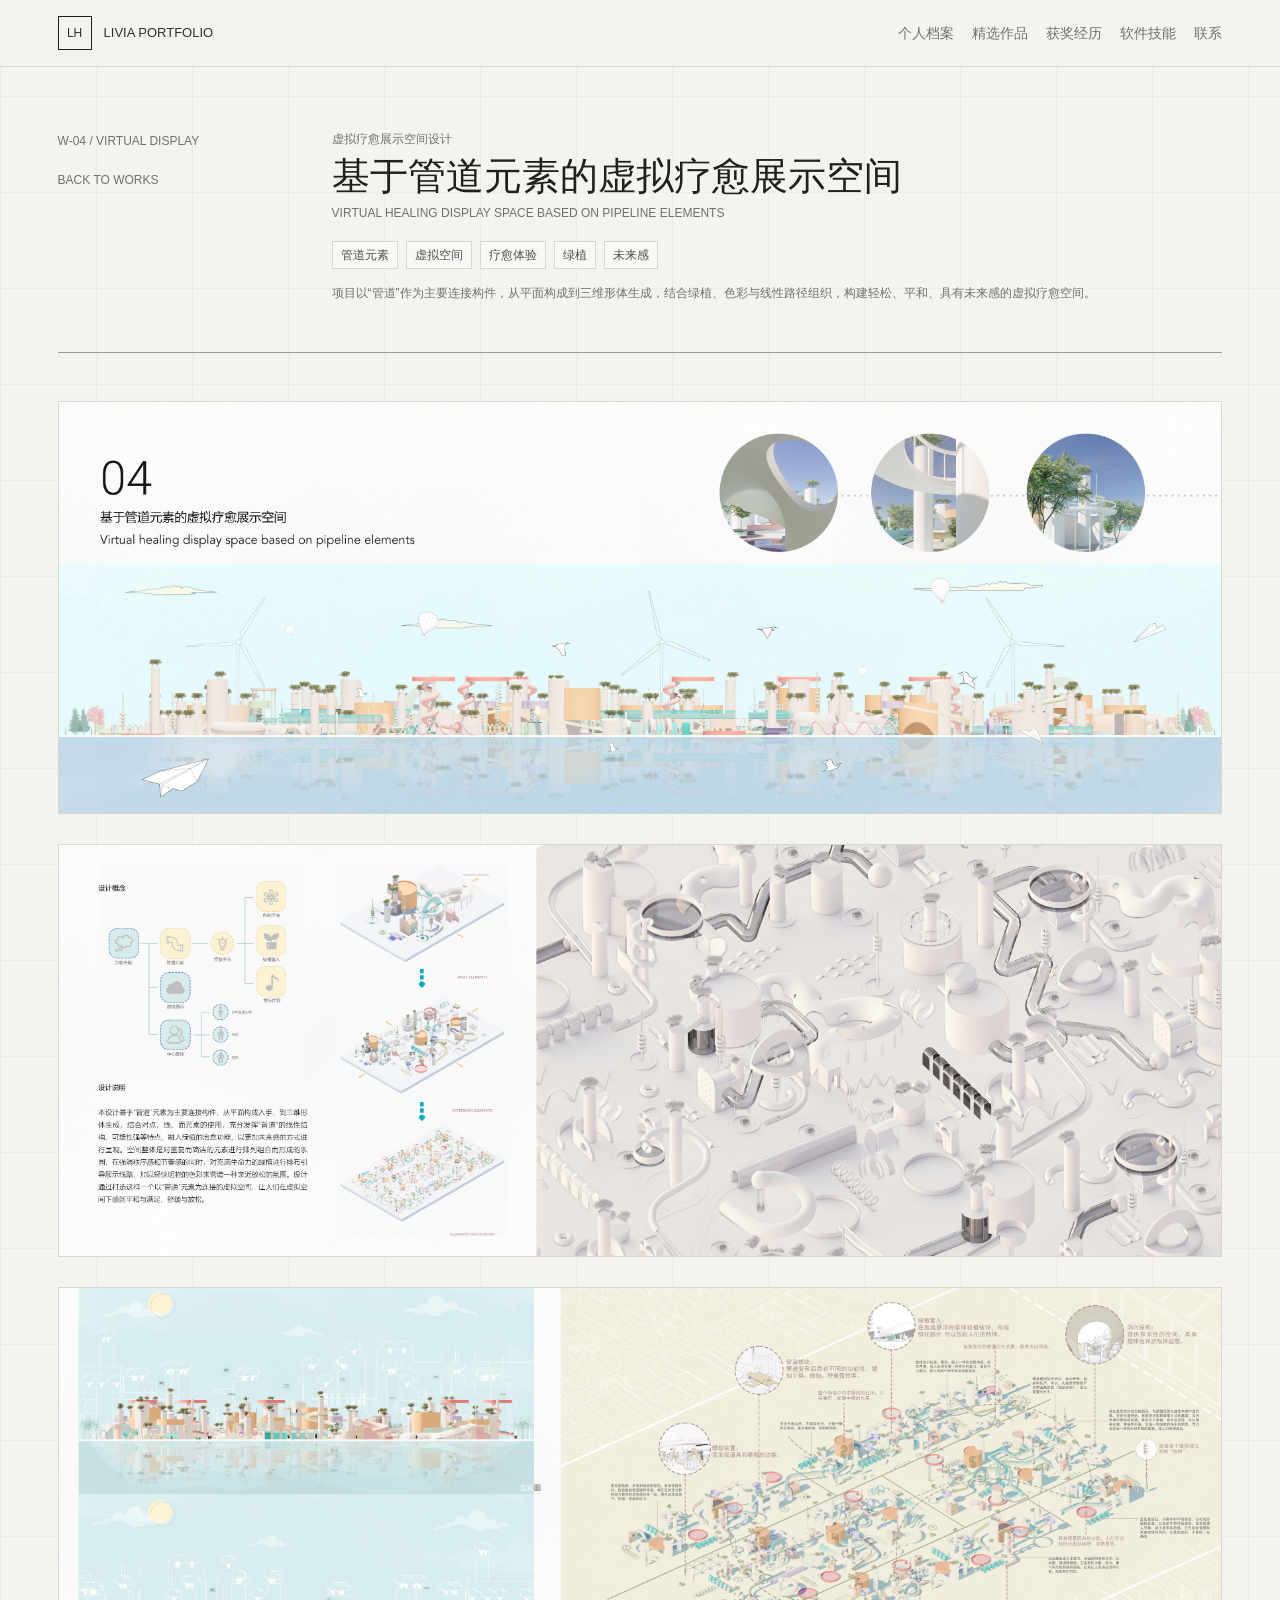
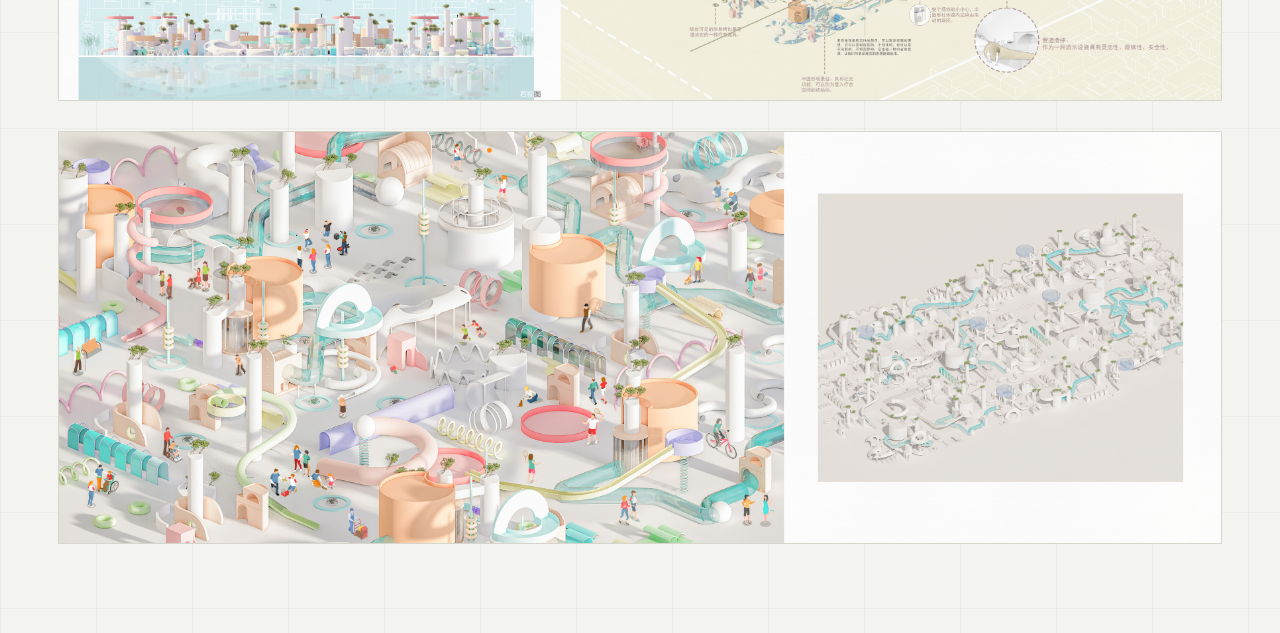
<file: projects/work-04.html>
<!DOCTYPE html>
<html lang="zh-CN">
<head>
  <meta charset="UTF-8">
  <meta name="viewport" content="width=device-width, initial-scale=1.0">
  <title>基于管道元素的虚拟疗愈展示空间 / Livia Portfolio</title>
  <link rel="icon" href="../favicon.svg" type="image/svg+xml">
  <link rel="stylesheet" href="../style.css">
</head>
<body>
  <header class="site-header">
    <a class="brand" href="../index.html#home" aria-label="返回首页"><span class="brand-mark">LH</span><span>Livia Portfolio</span></a>
    <button class="nav-toggle" type="button" aria-expanded="false" aria-controls="site-nav" aria-label="打开导航"><span></span><span></span><span></span></button>
    <nav class="site-nav" id="site-nav">
      <a href="../index.html#profile">个人档案</a><a href="../index.html#works">精选作品</a><a href="../index.html#awards">获奖经历</a><a href="../index.html#skills">软件技能</a><a href="../index.html#contact">联系</a>
    </nav>
  </header>

  <main class="project-page">
    <section class="project-hero">
      <div><p class="project-kicker">W-04 / Virtual Display</p><a class="project-back" href="../index.html#works">Back to works</a></div>
      <div class="project-title">
        <p class="eyebrow">虚拟疗愈展示空间设计</p>
        <h1>基于管道元素的虚拟疗愈展示空间</h1>
        <p class="work-title-en">Virtual Healing Display Space Based on Pipeline Elements</p>
        <div class="tag-list"><span>管道元素</span><span>虚拟空间</span><span>疗愈体验</span><span>绿植</span><span>未来感</span></div>
        <p class="project-meta">项目以“管道”作为主要连接构件，从平面构成到三维形体生成，结合绿植、色彩与线性路径组织，构建轻松、平和、具有未来感的虚拟疗愈空间。</p>
      </div>
    </section>

    <section class="detail-gallery" aria-label="项目详情图">
      <figure class="detail-image-frame"><img class="managed-image" src="../assets/images/work-04-01.jpg" alt="基于管道元素的虚拟疗愈展示空间详情图 01"><span>IMAGE PENDING</span></figure>
      <figure class="detail-image-frame"><img class="managed-image" src="../assets/images/work-04-02.jpg" alt="基于管道元素的虚拟疗愈展示空间详情图 02"><span>IMAGE PENDING</span></figure>
      <figure class="detail-image-frame"><img class="managed-image" src="../assets/images/work-04-03.jpg" alt="基于管道元素的虚拟疗愈展示空间详情图 03"><span>IMAGE PENDING</span></figure>
      <figure class="detail-image-frame"><img class="managed-image" src="../assets/images/work-04-04.jpg" alt="基于管道元素的虚拟疗愈展示空间详情图 04"><span>IMAGE PENDING</span></figure>
    </section>
  </main>

  <script src="../script.js"></script>
</body>
</html>
</file>
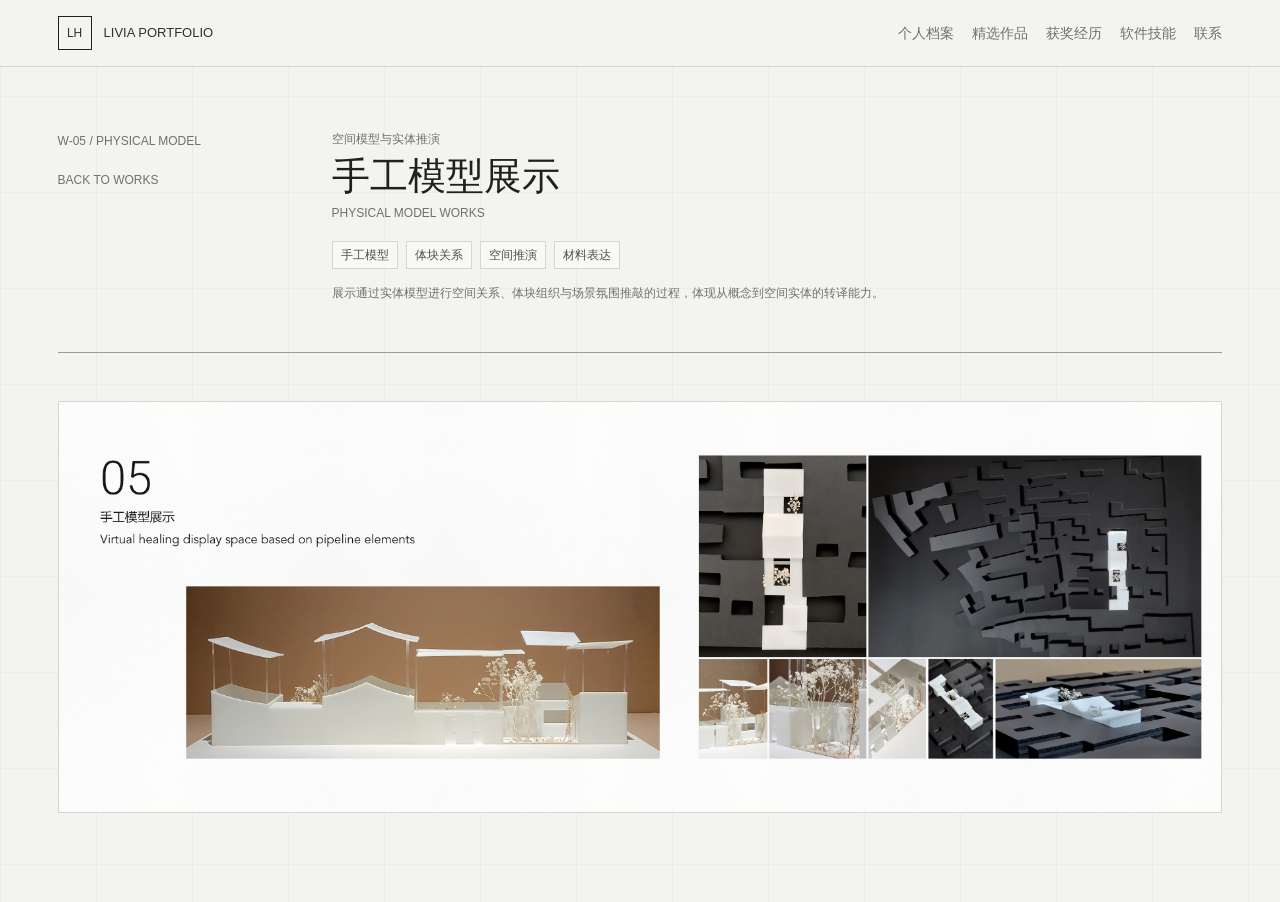
<file: projects/work-05.html>
<!DOCTYPE html>
<html lang="zh-CN">
<head>
  <meta charset="UTF-8">
  <meta name="viewport" content="width=device-width, initial-scale=1.0">
  <title>手工模型展示 / Livia Portfolio</title>
  <link rel="icon" href="../favicon.svg" type="image/svg+xml">
  <link rel="stylesheet" href="../style.css">
</head>
<body>
  <header class="site-header">
    <a class="brand" href="../index.html#home" aria-label="返回首页"><span class="brand-mark">LH</span><span>Livia Portfolio</span></a>
    <button class="nav-toggle" type="button" aria-expanded="false" aria-controls="site-nav" aria-label="打开导航"><span></span><span></span><span></span></button>
    <nav class="site-nav" id="site-nav">
      <a href="../index.html#profile">个人档案</a><a href="../index.html#works">精选作品</a><a href="../index.html#awards">获奖经历</a><a href="../index.html#skills">软件技能</a><a href="../index.html#contact">联系</a>
    </nav>
  </header>

  <main class="project-page">
    <section class="project-hero">
      <div><p class="project-kicker">W-05 / Physical Model</p><a class="project-back" href="../index.html#works">Back to works</a></div>
      <div class="project-title">
        <p class="eyebrow">空间模型与实体推演</p>
        <h1>手工模型展示</h1>
        <p class="work-title-en">Physical Model Works</p>
        <div class="tag-list"><span>手工模型</span><span>体块关系</span><span>空间推演</span><span>材料表达</span></div>
        <p class="project-meta">展示通过实体模型进行空间关系、体块组织与场景氛围推敲的过程，体现从概念到空间实体的转译能力。</p>
      </div>
    </section>

    <section class="detail-gallery" aria-label="项目详情图">
      <figure class="detail-image-frame"><img class="managed-image" src="../assets/images/work-05-01.jpg" alt="手工模型展示详情图 01"><span>IMAGE PENDING</span></figure>
    </section>
  </main>

  <script src="../script.js"></script>
</body>
</html>
</file>
<file: style.css>
/* 基础变量：集中管理颜色、边框和间距，保持灰白、细线、图纸感 */
:root {
  --color-bg: #f3f3f0;
  --color-paper: #fbfbf8;
  --color-surface: rgba(255, 255, 252, 0.78);
  --color-text: #20211f;
  --color-muted: #70716b;
  --color-faint: #aaa9a1;
  --color-line: #d7d6cd;
  --color-line-strong: #9c9b92;
  --color-accent: #4f5b55;
  --max-width: 1360px;
  --side-gap: clamp(20px, 4.5vw, 76px);
  --section-gap: clamp(44px, 5.5vw, 78px);
}

* {
  box-sizing: border-box;
}

html {
  scroll-behavior: smooth;
}

body {
  margin: 0;
  background:
    linear-gradient(90deg, rgba(32, 33, 31, 0.035) 1px, transparent 1px),
    linear-gradient(180deg, rgba(32, 33, 31, 0.03) 1px, transparent 1px),
    var(--color-bg);
  background-size: 96px 96px;
  color: var(--color-text);
  font-family: -apple-system, BlinkMacSystemFont, "Segoe UI", "PingFang SC", "Microsoft YaHei", Arial, sans-serif;
  line-height: 1.72;
}

a {
  color: inherit;
  text-decoration: none;
}

p,
h1,
h2,
h3,
figure,
dl,
dd {
  margin: 0;
}

ul {
  margin: 0;
  padding: 0;
}

/* 顶部导航 */
.site-header {
  position: sticky;
  top: 0;
  z-index: 10;
  display: flex;
  align-items: center;
  justify-content: space-between;
  gap: 24px;
  padding: 16px var(--side-gap);
  border-bottom: 1px solid var(--color-line);
  background: rgba(243, 243, 240, 0.9);
  backdrop-filter: blur(14px);
}

.brand {
  display: inline-flex;
  align-items: center;
  flex: 0 0 auto;
  gap: 12px;
  color: #30312e;
  font-size: 13px;
  text-transform: uppercase;
}

.brand-mark {
  display: inline-grid;
  width: 34px;
  height: 34px;
  place-items: center;
  border: 1px solid var(--color-text);
  font-size: 12px;
}

.site-nav {
  display: flex;
  flex-wrap: wrap;
  align-items: center;
  justify-content: flex-end;
  gap: 8px 18px;
  color: var(--color-muted);
  font-size: 14px;
}

.site-nav a {
  transition: color 0.2s ease;
}

.site-nav a:hover {
  color: var(--color-text);
}

.nav-toggle {
  display: none;
  width: 40px;
  height: 40px;
  padding: 0;
  border: 1px solid var(--color-line);
  background: transparent;
  cursor: pointer;
}

.nav-toggle span {
  display: block;
  width: 18px;
  height: 1px;
  margin: 5px auto;
  background: var(--color-text);
}

/* 通用版式：左侧编号与右侧内容统一对齐 */
.section-grid {
  display: grid;
  grid-template-columns: minmax(120px, 210px) minmax(0, 1fr);
  gap: clamp(28px, 5vw, 72px);
  width: min(var(--max-width), calc(100% - var(--side-gap) * 2));
  margin: 0 auto;
}

.content-section {
  padding: var(--section-gap) 0;
  border-top: 1px solid var(--color-line);
}

.compact-section {
  padding: clamp(38px, 4.8vw, 66px) 0;
}

.section-label,
.hero-meta,
.hero-note,
.eyebrow,
.card-number,
.plate-label,
.section-note,
.work-index,
.work-title-en {
  color: var(--color-muted);
  font-size: 12px;
  line-height: 1.45;
  text-transform: uppercase;
}

.section-label {
  position: sticky;
  top: 88px;
  align-self: start;
  padding-top: 8px;
}

.section-content {
  max-width: 1040px;
}

.section-content h2 {
  max-width: 790px;
  margin: 6px 0 20px;
  font-size: clamp(30px, 4vw, 50px);
  font-weight: 500;
  line-height: 1.16;
}

.text-block {
  display: grid;
  gap: 18px;
  max-width: 760px;
  color: #383936;
  font-size: 17px;
}

.section-heading-row {
  display: flex;
  align-items: start;
  justify-content: space-between;
  gap: 24px;
  margin-bottom: 8px;
  border-bottom: 1px solid var(--color-line);
}

.section-note {
  max-width: 230px;
  padding-top: 12px;
  text-align: right;
}

/* 首页：图纸感大标题区域 */
.hero {
  width: min(var(--max-width), calc(100% - var(--side-gap) * 2));
  min-height: calc(100vh - 67px);
  margin: 0 auto;
  padding: clamp(24px, 3vw, 38px) 0 clamp(34px, 5vw, 58px);
}

.hero-drawing {
  position: relative;
  min-height: calc(100vh - 118px);
  display: grid;
  grid-template-columns: minmax(140px, 230px) minmax(0, 1fr);
  grid-template-rows: auto 1fr auto;
  gap: 0;
  border: 1px solid var(--color-line-strong);
  background:
    linear-gradient(90deg, rgba(79, 91, 85, 0.08) 1px, transparent 1px),
    linear-gradient(180deg, rgba(79, 91, 85, 0.07) 1px, transparent 1px),
    rgba(251, 251, 248, 0.62);
  background-size: 48px 48px;
}

.hero-drawing::before,
.hero-drawing::after {
  content: "";
  position: absolute;
  pointer-events: none;
}

.hero-drawing::before {
  inset: 18px;
  border: 1px solid rgba(156, 155, 146, 0.55);
}

.hero-drawing::after {
  top: 0;
  bottom: 0;
  left: min(230px, 20vw);
  width: 1px;
  background: var(--color-line);
}

.hero-meta {
  grid-column: 1 / -1;
  display: grid;
  grid-template-columns: minmax(140px, 230px) 1fr 1fr;
  border-bottom: 1px solid var(--color-line);
}

.hero-meta span,
.hero-note span {
  padding: 14px 18px;
  border-right: 1px solid var(--color-line);
}

.hero-meta span:last-child,
.hero-note span:last-child {
  border-right: 0;
}

.hero-title-block {
  grid-column: 2;
  display: flex;
  flex-direction: column;
  justify-content: center;
  min-height: 58vh;
  padding: clamp(40px, 6vw, 84px) clamp(28px, 5vw, 76px);
}

.hero h1 {
  display: grid;
  gap: 6px;
  margin: 18px 0 26px;
  font-size: clamp(72px, 10vw, 176px);
  font-weight: 500;
  line-height: 0.9;
}

.hero h1 span:last-child {
  color: transparent;
  -webkit-text-stroke: 1px var(--color-text);
}

.hero-subtitle {
  max-width: 640px;
  color: #373936;
  font-size: clamp(18px, 2.4vw, 30px);
}

.hero-statement {
  max-width: 720px;
  margin-top: 18px;
  color: #4b4d49;
  font-size: clamp(15px, 1.5vw, 17px);
}

.hero-plate {
  grid-column: 1;
  grid-row: 2;
  display: flex;
  flex-direction: column;
  justify-content: end;
  min-height: 260px;
  padding: 18px;
  border-right: 1px solid var(--color-line);
}

.hero-keywords {
  display: grid;
  gap: 7px;
  margin-top: 14px;
}

.hero-keywords span {
  display: block;
  padding: 6px 0;
  border-top: 1px solid var(--color-line);
  color: #30312e;
  font-size: 14px;
}

.hero-note {
  grid-column: 1 / -1;
  display: grid;
  grid-template-columns: minmax(140px, 230px) minmax(0, 1fr);
  border-top: 1px solid var(--color-line);
}

/* 首页增强版 Hero：超大文字排版 + 图纸式标注 + 克制按钮 */
.hero-impact {
  overflow: hidden;
}

.hero-impact .hero-title-block {
  position: relative;
  display: grid;
  align-content: center;
  min-height: 60vh;
  padding: clamp(34px, 4.5vw, 64px) clamp(24px, 5vw, 76px);
}

.hero-intro {
  position: relative;
  z-index: 4;
  max-width: 620px;
  color: #4b4d49;
  font-size: clamp(15px, 1.5vw, 20px);
  animation: heroFadeUp 0.7s ease both;
}

.hero-display {
  position: relative;
  z-index: 2;
  display: grid;
  gap: 0;
  max-width: 100%;
  min-width: 0;
  margin: clamp(18px, 3vw, 34px) 0 clamp(30px, 4.5vw, 58px);
  font-size: clamp(82px, 10.8vw, 176px);
  font-weight: 700;
  letter-spacing: 0;
  line-height: 0.84;
  text-transform: uppercase;
  animation: heroRise 0.85s ease 0.08s both;
  will-change: transform;
}

.hero-display span:last-child {
  color: transparent;
  -webkit-text-stroke: 1px var(--color-text);
}

.hero-copy {
  position: relative;
  z-index: 4;
  max-width: 760px;
  animation: heroFadeUp 0.75s ease 0.32s both;
}

.hero-actions {
  position: relative;
  z-index: 4;
  display: flex;
  flex-wrap: wrap;
  gap: 12px;
  margin-top: 24px;
  animation: heroFadeUp 0.75s ease 0.45s both;
}

.hero-button {
  display: inline-flex;
  align-items: center;
  justify-content: center;
  min-width: 150px;
  min-height: 44px;
  padding: 10px 18px;
  border: 1px solid var(--color-text);
  font-size: 14px;
  transition: transform 0.25s ease, background 0.25s ease, color 0.25s ease;
}

.hero-button:hover {
  transform: translateY(-2px);
}

.hero-button:focus-visible {
  outline: 1px solid var(--color-text);
  outline-offset: 3px;
}

.hero-button-primary {
  background: var(--color-text);
  color: var(--color-paper);
}

.hero-button-primary:hover {
  background: transparent;
  color: var(--color-text);
}

.hero-button-secondary {
  background: rgba(251, 251, 248, 0.72);
  color: var(--color-text);
}

.hero-button-secondary:hover {
  background: var(--color-text);
  color: var(--color-paper);
}

.hero-tags {
  display: grid;
  gap: 8px;
  margin-top: 14px;
}

.hero-tags span {
  display: block;
  padding: 7px 0;
  border-top: 1px solid var(--color-line);
  color: #30312e;
  font-size: 13px;
}

.site-nav a {
  position: relative;
}

.site-nav a::after {
  content: "";
  position: absolute;
  left: 0;
  right: 0;
  bottom: -5px;
  height: 1px;
  background: var(--color-text);
  transform: scaleX(0);
  transform-origin: left;
  transition: transform 0.22s ease;
}

.site-nav a:hover::after {
  transform: scaleX(1);
}

.work-card,
.work-index,
.work-text h3 {
  transition: transform 0.25s ease, color 0.25s ease, border-color 0.3s ease, box-shadow 0.3s ease;
}

.work-card:hover .work-index,
.work-card:hover .work-text h3 {
  transform: translateX(4px);
}

.reveal-item {
  opacity: 0;
  transform: translateY(18px);
  transition: opacity 0.65s ease, transform 0.65s ease;
}

.reveal-item.is-visible {
  opacity: 1;
  transform: translateY(0);
}

@keyframes heroFadeUp {
  from {
    opacity: 0;
    transform: translateY(14px);
  }
  to {
    opacity: 1;
    transform: translateY(0);
  }
}

@keyframes heroRise {
  from {
    opacity: 0;
    transform: translateY(28px);
  }
  to {
    opacity: 1;
    transform: translateY(0);
  }
}

/* 关于我 */
.profile-section {
  padding-top: clamp(42px, 5vw, 72px);
  padding-bottom: clamp(42px, 5vw, 72px);
}

.profile-layout {
  display: grid;
  grid-template-columns: minmax(220px, 280px) minmax(0, 1fr);
  gap: clamp(24px, 3.4vw, 42px);
  align-items: start;
}

.profile-main {
  display: grid;
  gap: 26px;
}

.profile-research {
  grid-column: 2;
}

.profile-block {
  border-top: 1px solid var(--color-line-strong);
}

.profile-block-heading {
  display: flex;
  align-items: baseline;
  justify-content: space-between;
  gap: 18px;
  padding: 9px 0 12px;
  border-bottom: 1px solid var(--color-line);
  color: var(--color-muted);
  font-size: 12px;
  text-transform: uppercase;
}

.profile-block-heading span:last-child {
  color: #4f504b;
  text-transform: none;
}

.profile-about-text {
  gap: 14px;
  max-width: none;
  padding-top: 14px;
  font-size: 15px;
  line-height: 1.82;
}

.education-compact,
.research-list {
  display: grid;
}

.education-item {
  display: grid;
  grid-template-columns: minmax(98px, 128px) minmax(0, 1fr);
  gap: 18px;
  padding: 14px 0;
  border-bottom: 1px solid var(--color-line);
}

.education-time {
  color: var(--color-muted);
  font-size: 12px;
  line-height: 1.6;
}

.education-body h3 {
  margin: 5px 0 2px;
  font-size: 18px;
  font-weight: 500;
  line-height: 1.35;
}

.education-body p {
  color: var(--color-muted);
  font-size: 14px;
}

.research-mini-card {
  display: grid;
  grid-template-columns: 54px minmax(210px, 0.36fr) minmax(0, 1fr);
  column-gap: 14px;
  row-gap: 3px;
  padding: 14px 0;
  border-bottom: 1px solid var(--color-line);
}

.research-mini-card .card-number {
  grid-row: auto;
}

.research-mini-card h3 {
  align-self: start;
  margin: 0;
  font-size: 17px;
  font-weight: 500;
  line-height: 1.35;
  white-space: nowrap;
}

.research-mini-card p {
  margin: 0;
  color: var(--color-muted);
  font-size: 14px;
  line-height: 1.7;
}

.about-layout {
  display: grid;
  grid-template-columns: minmax(220px, 300px) minmax(0, 1fr);
  gap: clamp(24px, 4vw, 46px);
  align-items: start;
}

.profile-panel {
  border-top: 1px solid var(--color-line-strong);
}

.profile-image {
  aspect-ratio: 4 / 3;
  overflow: hidden;
  border-bottom: 1px solid var(--color-line);
  background: var(--color-paper);
}

.profile-image img {
  width: 100%;
  height: 100%;
  display: block;
  object-fit: cover;
}

.profile-info {
  display: grid;
  margin-top: 10px;
}

.profile-info div {
  display: grid;
  grid-template-columns: 72px minmax(0, 1fr);
  border-bottom: 1px solid var(--color-line);
}

.profile-info div:first-child {
  border-top: 1px solid var(--color-line);
}

.profile-info dt,
.profile-info dd {
  padding: 9px 0;
  font-size: 13px;
}

.profile-info dt {
  color: var(--color-muted);
}

.profile-info dd {
  color: #30312e;
  text-align: right;
}

/* 教育时间轴 */
.timeline {
  display: grid;
  border-top: 1px solid var(--color-line-strong);
}

.timeline-item {
  display: grid;
  grid-template-columns: minmax(150px, 220px) minmax(0, 1fr);
  border-bottom: 1px solid var(--color-line);
}

.timeline-time {
  padding: 22px 22px 22px 0;
  color: var(--color-muted);
  font-size: 13px;
}

.timeline-body {
  padding: 22px 0 22px 28px;
  border-left: 1px solid var(--color-line);
}

.timeline-body h3 {
  margin: 8px 0 4px;
  font-size: 24px;
  font-weight: 500;
}

.timeline-body p,
.meta-list {
  color: var(--color-muted);
  font-size: 15px;
}

.meta-list {
  display: flex;
  flex-wrap: wrap;
  gap: 10px;
  margin-top: 12px;
}

.meta-list span {
  padding: 4px 10px;
  border: 1px solid var(--color-line);
  background: rgba(251, 251, 248, 0.65);
}

/* 研究方向：学术图版卡片系统 */
.research-board {
  display: grid;
  grid-template-columns: repeat(2, minmax(0, 1fr));
  border-top: 1px solid var(--color-line-strong);
  border-left: 1px solid var(--color-line);
}

.research-card {
  min-height: 200px;
  display: grid;
  grid-template-rows: auto auto 1fr;
  padding: 22px;
  border-right: 1px solid var(--color-line);
  border-bottom: 1px solid var(--color-line);
  background:
    linear-gradient(90deg, rgba(32, 33, 31, 0.025) 1px, transparent 1px),
    linear-gradient(180deg, rgba(32, 33, 31, 0.025) 1px, transparent 1px),
    var(--color-surface);
  background-size: 28px 28px;
}

.research-card-head,
.work-index {
  display: flex;
  justify-content: space-between;
  gap: 12px;
}

.research-card h3,
.work-card h3,
.skill-group h3 {
  margin: 20px 0 10px;
  font-size: 20px;
  font-weight: 500;
  line-height: 1.35;
}

.research-card p,
.work-card p {
  color: var(--color-muted);
  font-size: 15px;
}

/* 精选作品目录 */
.work-directory {
  display: grid;
  gap: 0;
  border-top: 1px solid var(--color-line-strong);
}

.work-card {
  display: grid;
  grid-template-columns: minmax(130px, 160px) minmax(220px, 300px) minmax(340px, 1fr);
  gap: clamp(22px, 3vw, 36px);
  align-items: start;
  padding: 22px 0;
  border-bottom: 1px solid var(--color-line);
  box-shadow: inset 0 0 0 0 transparent;
}

.work-card:hover .work-text h3 {
  color: #151613;
}

.work-card:hover {
  border-bottom-color: var(--color-line-strong);
  box-shadow: inset 0 -1px 0 var(--color-line-strong);
}

.work-index {
  flex-direction: column;
  justify-content: start;
  min-height: 100%;
  padding-top: 2px;
}

.work-index span:first-child {
  color: #30312e;
}

.work-image-frame {
  display: grid;
  aspect-ratio: 16 / 10;
  place-items: center;
  overflow: hidden;
  border: 1px solid var(--color-line);
  background:
    linear-gradient(135deg, transparent calc(50% - 1px), #c9c9c1 50%, transparent calc(50% + 1px)),
    linear-gradient(45deg, transparent calc(50% - 1px), #c9c9c1 50%, transparent calc(50% + 1px)),
    #eeeeea;
  color: var(--color-muted);
  font-size: 12px;
  text-transform: uppercase;
}

.work-image-frame.has-image {
  background: #eeeeea;
  cursor: zoom-in;
}

.work-image-frame img,
.detail-image-frame img {
  width: 100%;
  height: 100%;
  display: none;
  object-fit: cover;
  object-position: center center;
  transform: scale(1);
  transition: transform 0.3s ease, opacity 0.3s ease;
}

.work-preview-image {
  filter: grayscale(100%) saturate(0.22) contrast(0.96);
  transition: transform 0.38s ease, opacity 0.38s ease, filter 0.38s ease;
}

.work-image-frame img.is-loaded,
.detail-image-frame img.is-loaded {
  display: block;
}

.work-card:hover .work-image-frame.has-image .work-preview-image.is-loaded {
  filter: grayscale(0%) saturate(1) contrast(1);
  opacity: 1;
  transform: scale(1.025);
}

.work-image-frame span,
.detail-image-frame span {
  letter-spacing: 0;
  color: var(--color-muted);
}

.work-text {
  align-self: start;
  max-width: 560px;
}

.work-text h3 {
  margin-top: 0;
  margin-bottom: 4px;
}

.work-title-en {
  margin-bottom: 14px;
}

.tag-list,
.skill-tags,
.tags {
  display: flex;
  flex-wrap: wrap;
  gap: 8px;
}

.tag-list,
.tags {
  margin: 0 0 14px;
}

.tag-list span,
.skill-tags span,
.tags span {
  padding: 3px 8px;
  border: 1px solid var(--color-line);
  background: rgba(251, 251, 248, 0.8);
  color: #4f504b;
  font-size: 12px;
}

/* 获奖时间线 */
.awards-timeline {
  display: grid;
  border-top: 1px solid var(--color-line-strong);
}

.award-year {
  display: grid;
  grid-template-columns: minmax(84px, 120px) minmax(0, 1fr);
  gap: 24px;
  padding: 18px 0;
  border-bottom: 1px solid var(--color-line);
}

.award-year h3 {
  margin: 0;
  color: #30312e;
  font-size: 20px;
  font-weight: 500;
}

.award-year ul {
  display: grid;
  gap: 10px;
  max-width: 860px;
  list-style: none;
}

.award-year li {
  position: relative;
  padding-left: 14px;
  color: #4b4d49;
  font-size: 15px;
  line-height: 1.75;
}

.award-year li::before {
  content: "";
  position: absolute;
  top: 12px;
  left: 0;
  width: 4px;
  height: 4px;
  background: var(--color-muted);
}

/* 软件技能 */
.skills-grid {
  display: grid;
  grid-template-columns: repeat(2, minmax(0, 1fr));
  gap: 0;
  border-top: 1px solid var(--color-line-strong);
  border-left: 1px solid var(--color-line);
}

.skill-group {
  min-height: 138px;
  padding: 20px;
  border-right: 1px solid var(--color-line);
  border-bottom: 1px solid var(--color-line);
  background:
    linear-gradient(90deg, rgba(32, 33, 31, 0.025) 1px, transparent 1px),
    linear-gradient(180deg, rgba(32, 33, 31, 0.025) 1px, transparent 1px),
    rgba(255, 255, 252, 0.62);
  background-size: 28px 28px;
}

.skill-group h3 {
  margin-top: 0;
  margin-bottom: 14px;
  font-size: 18px;
}

.skill-subgroup {
  display: grid;
  gap: 8px;
  padding-top: 12px;
  border-top: 1px solid var(--color-line);
}

.skill-subgroup + .skill-subgroup {
  margin-top: 14px;
}

.skill-subgroup h4 {
  margin: 0;
  color: var(--color-muted);
  font-size: 12px;
  font-weight: 500;
  text-transform: uppercase;
}

.line-list {
  display: grid;
  list-style: none;
}

.line-list li {
  padding: 8px 0;
  border-top: 1px solid var(--color-line);
  color: #4b4d49;
  font-size: 14px;
}

.line-list li:last-child {
  border-bottom: 1px solid var(--color-line);
}

/* 联系方式 */
.contact-section {
  padding-top: clamp(38px, 4.8vw, 66px);
  padding-bottom: clamp(52px, 6vw, 82px);
}

.contact-grid {
  display: grid;
  grid-template-columns: repeat(3, minmax(0, 1fr));
  border-top: 1px solid var(--color-line-strong);
  border-left: 1px solid var(--color-line);
}

.contact-card {
  appearance: none;
  display: grid;
  gap: 8px;
  min-height: 128px;
  padding: 18px 20px;
  border-right: 1px solid var(--color-line);
  border-bottom: 1px solid var(--color-line);
  background: rgba(255, 255, 252, 0.62);
  color: inherit;
  font: inherit;
  text-align: left;
  cursor: pointer;
  transition: border-color 0.25s ease, background 0.25s ease;
}

.contact-card:hover {
  border-color: var(--color-line-strong);
  background: rgba(255, 255, 252, 0.82);
}

.contact-card span {
  color: var(--color-muted);
  font-size: 12px;
  text-transform: uppercase;
}

.contact-card strong {
  color: #30312e;
  font-size: clamp(14px, 1.35vw, 17px);
  font-weight: 500;
  word-break: break-word;
}

.contact-card em {
  align-self: end;
  color: var(--color-muted);
  font-size: 12px;
  font-style: normal;
  text-transform: uppercase;
  transition: transform 0.25s ease, color 0.25s ease;
}

.contact-card:hover em {
  color: var(--color-text);
  transform: translateX(4px);
}

.qr-modal {
  position: fixed;
  inset: 0;
  z-index: 30;
  display: none;
  place-items: center;
  padding: 22px;
}

.qr-modal.is-open {
  display: grid;
}

.qr-modal-backdrop {
  position: absolute;
  inset: 0;
  background: rgba(32, 33, 31, 0.52);
}

.qr-modal-panel {
  position: relative;
  z-index: 1;
  width: min(360px, 100%);
  padding: 22px;
  border: 1px solid var(--color-line-strong);
  background:
    linear-gradient(90deg, rgba(32, 33, 31, 0.035) 1px, transparent 1px),
    linear-gradient(180deg, rgba(32, 33, 31, 0.03) 1px, transparent 1px),
    var(--color-paper);
  background-size: 32px 32px;
}

.qr-modal-panel h2 {
  margin: 4px 0 18px;
  font-size: 24px;
  font-weight: 500;
}

.qr-modal-close {
  position: absolute;
  top: 12px;
  right: 12px;
  width: 34px;
  height: 34px;
  border: 1px solid var(--color-line);
  background: rgba(255, 255, 252, 0.72);
  color: var(--color-text);
  font-size: 20px;
  line-height: 1;
  cursor: pointer;
}

.qr-frame {
  display: grid;
  aspect-ratio: 1 / 1;
  place-items: center;
  overflow: hidden;
  border: 1px solid var(--color-line);
  background:
    linear-gradient(135deg, transparent calc(50% - 1px), #c9c9c1 50%, transparent calc(50% + 1px)),
    linear-gradient(45deg, transparent calc(50% - 1px), #c9c9c1 50%, transparent calc(50% + 1px)),
    #eeeeea;
}

.qr-frame img {
  width: 100%;
  height: 100%;
  display: none;
  object-fit: contain;
  background: var(--color-paper);
}

.qr-frame img.is-loaded {
  display: block;
}

.qr-frame span {
  color: var(--color-muted);
  font-size: 12px;
  text-transform: uppercase;
}

.site-footer {
  display: flex;
  justify-content: space-between;
  gap: 20px;
  padding: 24px var(--side-gap);
  border-top: 1px solid var(--color-line);
  color: var(--color-muted);
  font-size: 13px;
}

/* 作品详情页 */
.project-page {
  width: min(var(--max-width), calc(100% - var(--side-gap) * 2));
  margin: 0 auto;
  padding: clamp(34px, 5vw, 70px) 0 clamp(58px, 7vw, 96px);
}

.project-hero {
  display: grid;
  grid-template-columns: minmax(120px, 210px) minmax(0, 1fr);
  gap: clamp(28px, 5vw, 72px);
  padding-bottom: clamp(28px, 4vw, 48px);
  border-bottom: 1px solid var(--color-line-strong);
}

.project-kicker,
.project-meta,
.project-back {
  color: var(--color-muted);
  font-size: 12px;
  text-transform: uppercase;
}

.project-back {
  display: inline-block;
  margin-top: 18px;
}

.project-title h1 {
  max-width: 1080px;
  margin: 6px 0 8px;
  font-size: clamp(30px, 3vw, 48px);
  font-weight: 500;
  line-height: 1.12;
}

.project-title .work-title-en {
  margin-bottom: 18px;
}

.detail-gallery {
  display: grid;
  gap: clamp(18px, 3vw, 30px);
  padding-top: clamp(28px, 4vw, 48px);
}

.detail-image-frame {
  display: grid;
  min-height: 260px;
  place-items: center;
  overflow: hidden;
  border: 1px solid var(--color-line);
  background:
    linear-gradient(135deg, transparent calc(50% - 1px), #c9c9c1 50%, transparent calc(50% + 1px)),
    linear-gradient(45deg, transparent calc(50% - 1px), #c9c9c1 50%, transparent calc(50% + 1px)),
    #eeeeea;
}

.detail-image-frame.has-image {
  display: block;
  min-height: 0;
  background: transparent;
}

.detail-image-frame img {
  height: auto;
  object-fit: contain;
  transform: none;
  transition: none;
}

/* 窄屏与手机适配 */
@media (max-width: 960px) {
  .site-header {
    align-items: flex-start;
  }

  .nav-toggle {
    display: block;
    flex: 0 0 auto;
  }

  .site-nav {
    position: absolute;
    top: 67px;
    left: var(--side-gap);
    right: var(--side-gap);
    display: none;
    flex-direction: column;
    align-items: stretch;
    gap: 0;
    border: 1px solid var(--color-line);
    background: var(--color-paper);
  }

  .site-nav.is-open {
    display: flex;
  }

  .site-nav a {
    padding: 14px 16px;
    border-bottom: 1px solid var(--color-line);
  }

  .site-nav a:last-child {
    border-bottom: 0;
  }

  .section-grid {
    grid-template-columns: 1fr;
    gap: 18px;
  }

  .section-label {
    position: static;
    padding-top: 0;
  }

  .section-heading-row {
    display: block;
  }

  .section-note {
    max-width: none;
    padding: 0 0 18px;
    text-align: left;
  }

  .hero {
    min-height: auto;
    padding-top: 26px;
  }

  .hero-drawing,
  .hero-meta,
  .hero-note {
    grid-template-columns: 1fr;
  }

  .hero-drawing {
    min-height: auto;
  }

  .hero-drawing::after {
    display: none;
  }

  .hero-meta span,
  .hero-note span {
    border-right: 0;
    border-bottom: 1px solid var(--color-line);
  }

  .hero-title-block,
  .hero-plate {
    grid-column: 1;
  }

  .hero-title-block {
    min-height: 52vh;
    padding: 48px 22px;
  }

  .hero-impact .hero-title-block {
    min-height: auto;
    padding: 46px 22px 38px;
  }

  .hero-intro {
    max-width: 520px;
  }

  .hero-display {
    margin: 18px 0 28px;
    font-size: clamp(70px, 17vw, 122px);
    line-height: 0.86;
  }

  .hero-copy {
    max-width: none;
  }

  .hero-actions {
    margin-top: 18px;
  }

  .hero-button {
    min-width: 138px;
  }

  .hero-plate {
    grid-row: auto;
    min-height: auto;
    border-top: 1px solid var(--color-line);
    border-right: 0;
  }

  .profile-layout,
  .about-layout,
  .timeline-item,
  .research-board,
  .skills-grid,
  .contact-grid {
    grid-template-columns: 1fr;
  }

  .profile-main {
    gap: 24px;
  }

  .profile-research {
    grid-column: auto;
    min-width: 0;
  }

  .profile-panel {
    max-width: 420px;
  }

  .timeline-body {
    padding-left: 0;
    border-left: 0;
  }

  .timeline-time {
    padding-bottom: 0;
  }

  .work-card {
    grid-template-columns: 1fr;
    gap: 16px;
  }

  .work-index {
    flex-direction: row;
  }

  .work-image-frame {
    width: 100%;
    max-width: 520px;
  }

  .work-preview-image {
    filter: grayscale(0%) saturate(1) contrast(1);
  }

  .award-year {
    grid-template-columns: 1fr;
    gap: 8px;
  }

  .project-hero {
    grid-template-columns: 1fr;
    gap: 18px;
  }
}

@media (max-width: 520px) {
  :root {
    --side-gap: 16px;
    --section-gap: 54px;
  }

  .brand span:last-child {
    display: none;
  }

  .hero h1 {
    font-size: 58px;
  }

  .hero .hero-display {
    font-size: clamp(48px, 15vw, 66px);
    line-height: 0.9;
  }

  .hero-actions {
    flex-direction: column;
    align-items: stretch;
  }

  .hero-button {
    width: 100%;
  }

  .section-content h2 {
    font-size: 28px;
  }

  .research-card,
  .skill-group {
    min-height: auto;
  }

  .work-image-frame,
  .profile-panel {
    max-width: none;
  }

  .profile-info div {
    grid-template-columns: 64px minmax(0, 1fr);
  }

  .profile-block-heading,
  .education-item,
  .research-mini-card {
    grid-template-columns: 1fr;
  }

  .profile-block-heading {
    display: grid;
    gap: 2px;
  }

  .education-item {
    gap: 6px;
  }

  .research-mini-card {
    gap: 6px;
  }

  .research-mini-card .card-number {
    grid-row: auto;
  }

  .research-mini-card h3 {
    white-space: normal;
  }

  .site-footer {
    flex-direction: column;
  }
}

@media (prefers-reduced-motion: reduce) {
  html {
    scroll-behavior: auto;
  }

  *,
  *::before,
  *::after {
    animation-duration: 0.01ms !important;
    animation-iteration-count: 1 !important;
    transition-duration: 0.01ms !important;
  }

  .reveal-item {
    opacity: 1;
    transform: none;
  }
}
</file>
